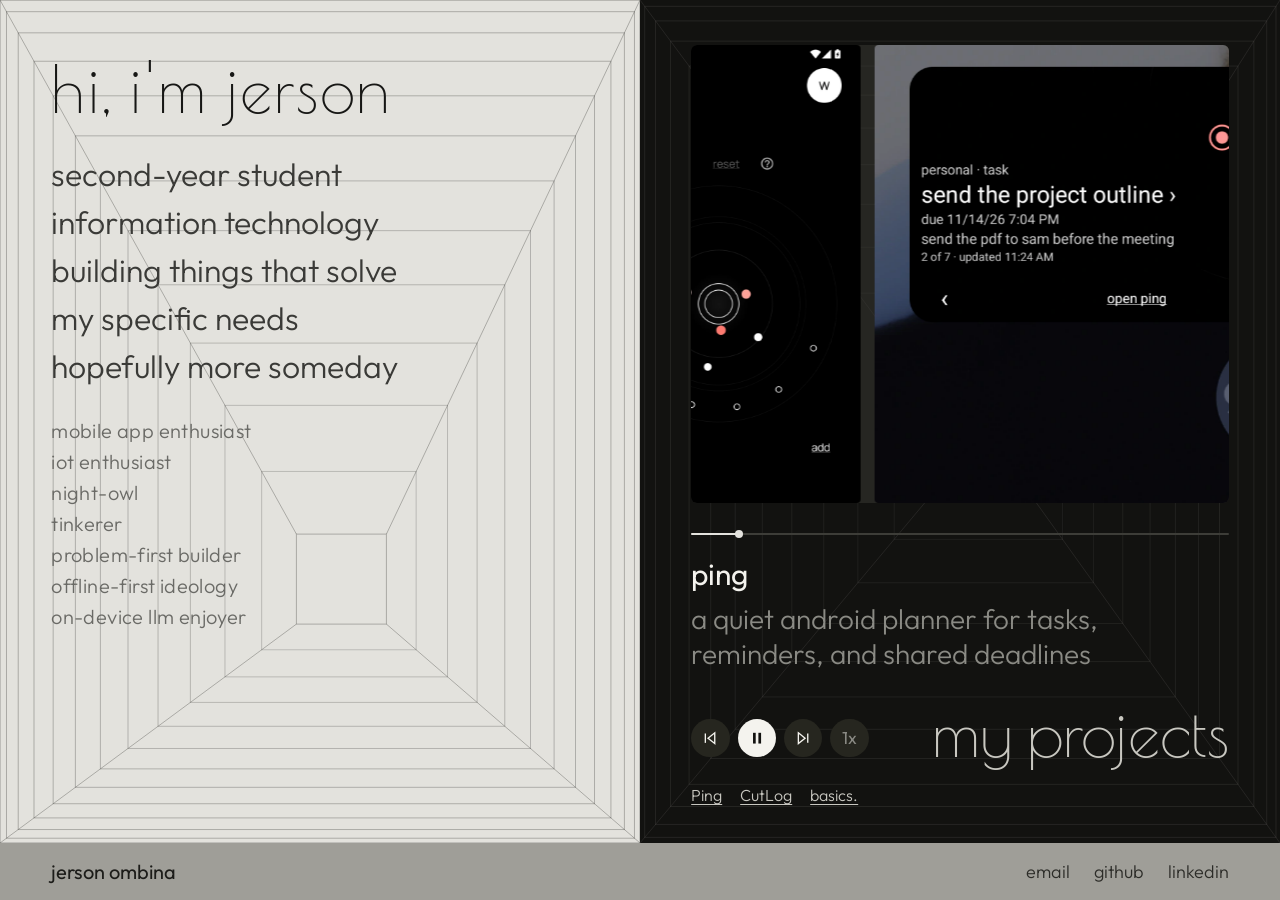
<file: index.html>
<!DOCTYPE html>
<html lang="en">
<head>
<meta charset="UTF-8">
<meta name="viewport" content="width=device-width, initial-scale=1.0">
<meta name="color-scheme" content="light">
<meta name="theme-color" content="#e3e2dd">
<title>jerson ombina, dev portfolio</title>
<meta name="description" content="second-year student, information technology, building things that solve my specific needs, hopefully more someday, say hi via email, github, or linkedin">
<meta property="og:title" content="jerson ombina, dev portfolio">
<meta property="og:description" content="second-year student, information technology, building things that solve my specific needs, hopefully more someday">
<meta property="og:type" content="website">
<!-- og:url / og:image: fill in once the custom domain and a preview image exist -->
<link rel="preconnect" href="https://fonts.googleapis.com">
<link rel="preconnect" href="https://fonts.gstatic.com" crossorigin>
<link href="https://fonts.googleapis.com/css2?family=Outfit:wght@300;400;500&family=Poiret+One&display=swap" rel="stylesheet">
<!-- Cloudflare Web Analytics --><script type='module' src='https://static.cloudflareinsights.com/beacon.min.js' data-cf-beacon='{"token": "bbbd8a33204b4c709149ce0029122c50"}'></script><!-- End Cloudflare Web Analytics -->
<style>
  /* typeface roles, the ui chrome role is assigned to "now" in the brief, but
     now is not available via google fonts, so it currently uses outfit.
     when real now files land in /fonts, uncomment the @font-face block below
     and flip --font-ui to 'Now', one variable change, nothing else */

  /* @font-face {
    font-family: 'Now';
    src: url('fonts/Now-Light.woff2') format('woff2');
    font-weight: 300; font-style: normal;
  }
  @font-face {
    font-family: 'Now';
    src: url('fonts/Now-Regular.woff2') format('woff2');
    font-weight: 400; font-style: normal;
  }
  @font-face {
    font-family: 'Now';
    src: url('fonts/Now-Medium.woff2') format('woff2');
    font-weight: 500; font-style: normal;
  } */

  :root {
    --font-ui: 'Outfit', sans-serif;
    --display-size: clamp(40px, 5vw, 76px);
    /* poiret one's tall line box pushes its glyphs low, shift the buttons down
       so they center on the visible letters, not the empty box above them */
    --optical-shift: calc(var(--display-size) * 0.08);
  }

  * { margin: 0; padding: 0; box-sizing: border-box; }
  html, body { height: 100%; overflow: hidden; color-scheme: light; }
  body {
    font-family: 'Outfit', sans-serif;
    font-weight: 300;
    background: #0a0a09;
  }

  .page {
    display: grid;
    grid-template-rows: 1fr auto;
    height: 100vh;
    width: 100vw;
  }
  .panels {
    display: grid;
    grid-template-columns: 1fr 1fr;
    min-height: 0;
  }

  /* left panel, intro + tunnel */
  .tunnel-panel {
    position: relative;
    background: #e3e2dd;
    overflow: hidden;
    perspective: 900px;
    padding: 4vw;
  }
  .intro {
    position: relative;
    z-index: 2;
    max-width: 520px;
  }
  .intro h1 {
    font-family: 'Poiret One', sans-serif;
    font-weight: 400;
    font-size: var(--display-size);
    color: #171715;
    letter-spacing: 0.03em;
  }
  .intro p {
    font-size: clamp(32px, 2.4vw, 40px);
    color: #3a3a37;
    margin-top: 24px;
    line-height: 1.5;
    max-width: 520px;
  }
  .tags {
    margin-top: 28px;
    display: flex;
    flex-direction: column;
    gap: 6px;
  }
  .tags span {
    font-family: var(--font-ui);
    font-size: 20px;
    color: #6a6a66;
    letter-spacing: 0.02em;
  }
  .tunnel-svg {
    position: absolute;
    inset: 0;
    width: 100%;
    height: 100%;
    pointer-events: none;
  }
  .tunnel-svg rect {
    fill: none;
    stroke: rgba(23, 23, 21, 0.28);
    stroke-width: 1;
  }
  .tunnel-svg line {
    stroke: rgba(23, 23, 21, 0.28);
    stroke-width: 1;
  }

  /* right panel, project carousel */
  .project-panel {
    position: relative;
    z-index: 0;
    background: #121210;
    display: flex;
    flex-direction: column;
    padding: 3.5vw 4vw 2.5vw;
    min-height: 0;
  }
  .tunnel-dark {
    position: absolute;
    z-index: -1;
    inset: 0;
    width: 100%;
    height: 100%;
    pointer-events: none;
  }
  .tunnel-dark rect,
  .tunnel-dark line {
    stroke: rgba(200, 199, 193, 0.1);
  }
  .project-frame {
    flex: 1;
    background: rgba(52, 52, 47, 0.6);
    border-radius: 6px;
    display: flex;
    align-items: center;
    justify-content: center;
    padding: 24px;
    min-height: 0;
    overflow: hidden;
    -webkit-touch-callout: none;
    user-select: none;
  }
  .project-frame.clickable { cursor: pointer; }
  .project-frame img,
  .project-frame .placeholder {
    max-width: 100%;
    max-height: 100%;
    border-radius: 4px;
  }
  .project-frame .placeholder {
    width: 78%;
    height: 82%;
    background: #f4f3ee;
  }
  .seek-track {
    height: 2px;
    background: #3d3d38;
    border-radius: 2px;
    margin-top: 30px;
    position: relative;
  }
  .seek-fill {
    height: 100%;
    width: 0%;
    background: #e3e2dd;
    border-radius: 2px;
  }
  .seek-dot {
    position: absolute;
    top: 50%;
    left: 0%;
    width: 8px;
    height: 8px;
    border-radius: 50%;
    background: #e3e2dd;
    transform: translate(-50%, -50%);
  }
  .project-meta {
    margin-top: 20px;
  }
  .project-meta #projTitle {
    font-family: var(--font-ui);
    font-weight: 400;
    font-size: 30px;
    color: #f4f3ee;
  }
  .project-meta #projDesc {
    display: block;
    font-family: 'Outfit', sans-serif;
    font-weight: 300;
    font-size: 28px;
    color: #8a8a84;
    margin-top: 8px;
    /* reserve ~2 lines of desc space so a short description never shrinks the thumbnail */
    min-height: 78px;
  }
  .controls-row {
    display: flex;
    justify-content: space-between;
    align-items: center;
    margin-top: 22px;
  }
  .controls {
    display: flex;
    gap: 8px;
    align-items: center;
    transform: translateY(var(--optical-shift));
  }
  .controls button {
    flex-shrink: 0;
    width: calc(var(--display-size) * 0.6);
    height: calc(var(--display-size) * 0.6);
    border-radius: 50%;
    border: none;
    display: flex;
    align-items: center;
    justify-content: center;
    cursor: pointer;
    background: #26261f;
    color: #f4f3ee;
    transition: background 0.15s ease;
  }
  .controls button svg {
    width: 42%;
    height: 42%;
  }
  .controls button:hover { background: #34342f; }
  .controls .play-btn {
    background: #f4f3ee;
    color: #121210;
  }
  .controls .play-btn:hover { background: #ffffff; }
  .speed-btn {
    font-family: var(--font-ui);
    font-size: calc(var(--display-size) * 0.27);
    font-weight: 400;
    color: #8a8a84 !important;
  }
  .speed-btn.active { color: #f4f3ee !important; }
  .projects-label {
    font-family: 'Poiret One', sans-serif;
    font-weight: 400;
    font-size: var(--display-size);
    line-height: 1;
    white-space: nowrap;
    color: #c8c7c0;
  }

  .project-links {
    display: flex;
    flex-wrap: wrap;
    gap: 4px 18px;
    margin-top: 14px;
    font-family: var(--font-ui);
    font-size: 16px;
  }
  .project-links a {
    color: #c8c7c0;
    padding-block: 6px;
    text-underline-offset: 3px;
  }
  .project-links a:hover,
  .project-links a:focus-visible { color: #f4f3ee; }
  .project-links a:focus-visible { outline-color: #f4f3ee; }

  /* visible keyboard focus (brief section 8) */
  button:focus-visible,
  .project-frame:focus-visible {
    outline: 2px solid #f4f3ee;
    outline-offset: 2px;
  }
  a:focus-visible {
    outline: 2px solid #171715;
    outline-offset: 2px;
  }

  /* bottom contact bar */
  .contact-bar {
    background: #9f9e98;
    padding: 16px 4vw;
    display: flex;
    justify-content: space-between;
    align-items: center;
  }
  .contact-bar .name {
    font-family: var(--font-ui);
    font-weight: 400;
    font-size: 20px;
    color: #1c1c19;
  }
  .contact-bar .links {
    display: flex;
    gap: 24px;
  }
  .contact-bar a {
    font-family: 'Outfit', sans-serif;
    font-size: 18px;
    color: #2c2c28;
    text-decoration: none;
    position: relative;
  }
  .contact-bar a::after {
    content: '';
    position: absolute;
    left: 0;
    bottom: -3px;
    width: 0%;
    height: 1px;
    background: #2c2c28;
    transition: width 0.2s ease;
  }
  .contact-bar a:hover::after { width: 100%; }

  @media (max-width: 860px) {
    html, body { overflow: auto; height: auto; }
    .page { height: auto; }
    /* option C, stacked; the JS equalizer sets the right panel's height to match the left panel exactly */
    .panels { grid-template-columns: 1fr; }
    .tunnel-panel { height: auto; padding: 8vw 6vw; }
    /* bottom padding cut down separately, top padding keeps the framing above
       the thumbnail, but the controls row (pinned via margin-top:auto) should
       land close to the edge, not clear another full 8vw gap under it */
    .project-panel { padding: 8vw 6vw 3vw; }
    /* mobile: reserve ~3 lines of desc space so the thumbnail never changes with text length */
    .project-meta #projDesc { min-height: 120px; }
    /* controls stay in one row on mobile too, buttons left, "my projects" pinned right */
    .projects-label { font-size: clamp(20px, 6vw, 32px); }
    /* bigger controls on mobile, growing toward the bottom, the thumbnail keeps its space */
    .controls { gap: 6px; }
    .controls button { width: 40px; height: 40px; }
    .controls button svg { width: 46%; height: 46%; }
    .speed-btn { font-size: 16px; }
    /* aspect-ratio instead of vh, 100vh on mobile browsers shifts every time
       the address bar hides/shows while scrolling, which was making this jump
       around. width doesn't move on scroll, so tying height to width via
       aspect-ratio keeps this genuinely fixed. */
    .project-frame { flex: none; height: auto; aspect-ratio: 4 / 3; max-height: 380px; min-height: 220px; }
    .seek-track { margin-top: 20px; }
    .project-meta { margin-top: 14px; }
    /* base reserve for first paint; the equalizer script below recomputes this
       precisely against the longest project description once fonts/layout settle */
    .project-meta #projDesc { min-height: 78px; margin-top: 6px; }
    .controls-row { margin-top: auto; padding-top: 16px; }
    /* contact bar stays one row on mobile too, name left, links pinned right */
    .contact-bar { padding: 14px 4vw; }
    .contact-bar .name { font-size: 16px; }
    .contact-bar .links { gap: 16px; }
    .contact-bar a { font-size: 14px; }
  }
  /* showcase, side-scrolling screenshot strip inside the project frame */
  .project-frame { position: relative; }
  .showcase-track {
    position: absolute;
    top: 0;
    left: 0;
    height: 100%;
    display: flex;
    align-items: center;
    gap: 14px;
    will-change: transform;
  }
  .showcase-track img {
    height: 100%;
    width: auto;
    max-width: none;
    border-radius: 4px;
    flex-shrink: 0;
    cursor: pointer;
  }

  /* detail overlay, click a showcase image to inspect it */
  .detail-overlay {
    position: fixed;
    inset: 0;
    background: rgba(0, 0, 0, 0.85);
    display: flex;
    align-items: center;
    justify-content: center;
    z-index: 200;
    visibility: hidden;
    opacity: 0;
    transition: opacity 0.2s ease;
  }
  .detail-overlay.open {
    visibility: visible;
    opacity: 1;
  }
  .detail-square {
    position: relative;
    width: min(92vw, 920px);
    height: min(78vh, 600px);
    background: #000;
    border-radius: 8px;
    display: flex;
    overflow: hidden;
    box-shadow: 0 20px 60px rgba(0, 0, 0, 0.6);
  }
  .overlay-photo {
    flex: 1;
    min-width: 0;
    display: flex;
    align-items: center;
    justify-content: center;
    padding: 18px;
    background: #000;
  }
  .overlay-photo img {
    max-width: 100%;
    max-height: 100%;
    object-fit: contain;
    border-radius: 4px;
  }
  .overlay-info {
    width: 38%;
    min-width: 220px;
    background: #121210;
    color: #f4f3ee;
    padding: 28px 24px;
    display: flex;
    flex-direction: column;
    gap: 14px;
    overflow-y: auto;
  }
  .overlay-info h2 {
    font-family: var(--font-ui);
    font-weight: 400;
    font-size: 26px;
  }
  .overlay-info p {
    font-family: 'Outfit', sans-serif;
    font-weight: 300;
    font-size: 15px;
    line-height: 1.55;
    color: #c8c7c0;
  }
  .overlay-github {
    margin-top: auto;
    align-self: flex-end;
    font-family: 'Outfit', sans-serif;
    font-weight: 300;
    font-size: 15px;
    color: #c8c7c0;
    text-decoration: none;
    position: relative;
  }
  .overlay-github:hover { color: #f4f3ee; }
  .overlay-github::after {
    content: '';
    position: absolute;
    left: 0;
    bottom: -3px;
    width: 0%;
    height: 1px;
    background: #c8c7c0;
    transition: width 0.2s ease;
  }
  .overlay-github:hover::after { width: 100%; }

  /* tiny email popup on the footer link */
  .email-pop {
    position: fixed;
    z-index: 250;
    background: #121210;
    color: #f4f3ee;
    font-family: 'Outfit', sans-serif;
    font-size: 14px;
    padding: 8px 12px;
    border-radius: 6px;
    box-shadow: 0 8px 24px rgba(0, 0, 0, 0.5);
    white-space: nowrap;
    transform: translate(-50%, -100%);
    visibility: hidden;
    opacity: 0;
    transition: opacity 0.15s ease;
  }
  .email-pop.open {
    visibility: visible;
    opacity: 1;
  }
  .overlay-close {
    position: absolute;
    top: 10px;
    right: 12px;
    width: 34px;
    height: 34px;
    border-radius: 50%;
    border: none;
    background: rgba(255, 255, 255, 0.12);
    color: #f4f3ee;
    font-size: 20px;
    line-height: 1;
    cursor: pointer;
    z-index: 3;
  }
  .overlay-close:hover { background: rgba(255, 255, 255, 0.22); }
  .overlay-nav {
    position: absolute;
    top: 50%;
    transform: translateY(-50%);
    width: 44px;
    height: 44px;
    border-radius: 50%;
    border: none;
    background: rgba(255, 255, 255, 0.14);
    color: #f4f3ee;
    font-size: 26px;
    line-height: 1;
    cursor: pointer;
    z-index: 3;
  }
  .overlay-nav:hover { background: rgba(255, 255, 255, 0.24); }
  .overlay-prev { left: 10px; }
  .overlay-next { right: 10px; }
  @media (max-width: 860px) {
    /* stack the overlay at the same breakpoint as the page: photo on top,
       info + github link below, so the image never covers the info */
    .detail-square {
      flex-direction: column;
      height: auto;
      max-height: 88vh;
      width: 94vw;
    }
    .overlay-photo {
      flex: none;
      height: 50vh;
      max-height: 50vh;
      min-height: 0;
    }
    .overlay-photo img {
      max-width: 100%;
      max-height: 100%;
    }
    .overlay-info {
      width: 100%;
      min-width: 0;
      flex: 1;
      min-height: 0;
    }
  }
</style>
</head><body>
<div class="page">
  <div class="panels">
    <div class="tunnel-panel" id="tunnelPanel">
      <div class="intro">
        <h1>hi, i'm jerson</h1>
        <p>second-year student<br>information technology<br>building things that solve<br>my specific needs<br>hopefully more someday</p>
        <div class="tags">
          <span>mobile app enthusiast</span>
          <span>iot enthusiast</span>
          <span>night-owl</span>
          <span>tinkerer</span>
          <span>problem-first builder</span>
          <span>offline-first ideology</span>
          <span>on-device llm enjoyer</span>
        </div>
      </div>
      <svg class="tunnel-svg" id="tunnelSvg" preserveAspectRatio="none"></svg>
    </div>

    <div class="project-panel" id="projectPanel">
      <svg class="tunnel-svg tunnel-dark" id="rightTunnelSvg" preserveAspectRatio="none"></svg>
      <div class="project-frame" id="projectFrame">
        <div class="showcase-track" id="projectShowcase"></div>
        <div class="placeholder" id="projectImg"></div>
      </div>
      <div class="seek-track" id="seekTrack">
        <div class="seek-fill" id="seekFill"></div>
        <div class="seek-dot" id="seekDot"></div>
      </div>
      <div class="project-meta">
        <span id="projTitle">ping</span>
        <span id="projDesc">a quiet android planner for tasks, reminders, and shared deadlines</span>
      </div>
      <div class="controls-row">
        <div class="controls">
          <button id="prevBtn" aria-label="previous project">
            <svg width="14" height="14" viewBox="0 0 24 24" fill="none" stroke="currentColor" stroke-width="2"><polygon points="19 20 9 12 19 4 19 20"></polygon><line x1="5" y1="19" x2="5" y2="5"></line></svg>
          </button>
          <button id="playBtn" class="play-btn" aria-label="pause">
            <svg id="playIcon" width="14" height="14" viewBox="0 0 24 24" fill="currentColor"><rect x="6" y="4" width="4" height="16"></rect><rect x="14" y="4" width="4" height="16"></rect></svg>
          </button>
          <button id="nextBtn" aria-label="next project">
            <svg width="14" height="14" viewBox="0 0 24 24" fill="none" stroke="currentColor" stroke-width="2"><polygon points="5 4 15 12 5 20 5 4"></polygon><line x1="19" y1="5" x2="19" y2="19"></line></svg>
          </button>
          <button id="speedBtn" class="speed-btn" aria-label="toggle playback speed">1x</button>
        </div>
        <div class="projects-label">my projects</div>
      </div>
      <nav class="project-links" aria-label="Project landing pages">
        <a href="/ping/">Ping</a>
        <a href="/cutlog/">CutLog</a>
        <a href="/basics/">basics.</a>
      </nav>
    </div>
  </div>

  <div class="contact-bar">
    <span class="name">jerson ombina</span>
    <div class="links">
      <a href="mailto:jersonombinabvd@gmail.com">email</a>
      <a href="https://github.com/biiviid" target="_blank" rel="noopener">github</a>
      <a href="https://www.linkedin.com/in/jerson-ombina-027b1738a/" target="_blank" rel="noopener">linkedin</a>
    </div>
  </div>
</div>

  <!-- detail overlay, click a showcase image to inspect it -->
  <div class="detail-overlay" id="detailOverlay">
    <div class="detail-square">
      <button class="overlay-close" id="overlayClose" aria-label="close">×</button>
      <div class="overlay-photo"><img id="overlayImg" alt=""></div>
      <div class="overlay-info">
        <h2 id="overlayTitle"></h2>
        <p id="overlayDetail"></p>
        <a class="overlay-github" id="overlayGithub" href="#" target="_blank" rel="noopener">-> github</a>
      </div>
    </div>
    <button class="overlay-nav overlay-prev" id="overlayPrev" aria-label="previous image">‹</button>
    <button class="overlay-nav overlay-next" id="overlayNext" aria-label="next image">›</button>
  </div>

  <div class="email-pop" id="emailPop">jersonombinabvd@gmail.com</div>

<script>
  (function () {
    'use strict';

    /* ===== tunnel ===== */
    const tunnelPanel = document.getElementById('tunnelPanel');
    const svg = document.getElementById('tunnelSvg');
    const svgNS = 'http://www.w3.org/2000/svg';
    const RING_COUNT = 12;
    const INNER_SIZE = 90;

    const rings = [];
    for (let i = 0; i < RING_COUNT; i++) {
      const rect = document.createElementNS(svgNS, 'rect');
      svg.appendChild(rect);
      rings.push(rect);
    }
    const cornerLines = [];
    for (let i = 0; i < 4; i++) {
      const line = document.createElementNS(svgNS, 'line');
      svg.appendChild(line);
      cornerLines.push(line);
    }

    let W = 0, H = 0;
    let targetVX = 0, targetVY = 0, curVX = 0, curVY = 0;

    // prefers-reduced-motion: snap to target instead of springing (brief section 8)
    const prefersReduced = window.matchMedia('(prefers-reduced-motion: reduce)').matches;
    const SPRING = prefersReduced ? 1 : 0.07;

    // flow animation (experiment): rings travel TOWARD the vanishing point,
    // recycling from the panel border inward. frozen when prefers-reduced-motion.
    // uniform slots i/RING_COUNT keep the border ring exact and recycling overlap-free
    const FLOW_SPEED = prefersReduced ? 0 : 0.15; // fraction of the ring cycle per second
    const ringT = [];
    for (let i = 0; i < RING_COUNT; i++) ringT.push(i / RING_COUNT);
    let lastTs = 0;

    // solid square at the vanishing box, so it always has walls while the rings flow
    const vanishingBox = document.createElementNS(svgNS, 'rect');
    vanishingBox.setAttribute('class', 'vanishing-box');
    vanishingBox.setAttribute('width', INNER_SIZE);
    vanishingBox.setAttribute('height', INNER_SIZE);
    svg.appendChild(vanishingBox);

    // slow dvd-style drift for the vanishing box, keeps motion on mobile (no cursor)
    let driftX = 0, driftY = 0, driftVX = 0, driftVY = 0;
    let userTargeting = false;

    function initDrift() {
      driftX = W * 0.5;
      driftY = H * 0.66;
      const speed = Math.max(16, Math.min(W, H) * 0.05);
      driftVX = speed * 0.70710678;
      driftVY = speed * 0.70710678;
    }

    function setDefaultTarget() {
      userTargeting = false;
      if (prefersReduced) {
        targetVX = W * 0.5;
        targetVY = H * 0.66;
      } else {
        driftX = targetVX; // resume drifting from wherever the box currently is
        driftY = targetVY;
      }
    }

    function resize() {
      const r = tunnelPanel.getBoundingClientRect();
      W = r.width;
      H = r.height;
      svg.setAttribute('viewBox', '0 0 ' + W + ' ' + H);
      if (curVX === 0 && curVY === 0) {
        initDrift();
        targetVX = driftX;
        targetVY = driftY;
        curVX = targetVX;
        curVY = targetVY;
      } else {
        driftX = Math.max(W * 0.16, Math.min(W * 0.84, driftX));
        driftY = Math.max(H * 0.16, Math.min(H * 0.84, driftY));
      }
    }
    resize();
    // keep the tunnel in sync with its panel whenever it resizes (equalizer,
    // font swaps, orientation), prevents the vanishing box from stretching
    const panelResize = new ResizeObserver(resize);
    panelResize.observe(tunnelPanel);

    // keep the vanishing point ~16% away from any panel edge
    function clampToPanel(cx, cy) {
      const margin = 0.16;
      return [
        Math.max(W * margin, Math.min(W * (1 - margin), cx)),
        Math.max(H * margin, Math.min(H * (1 - margin), cy))
      ];
    }

    tunnelPanel.addEventListener('mousemove', (e) => {
      const r = tunnelPanel.getBoundingClientRect();
      const p = clampToPanel(e.clientX - r.left, e.clientY - r.top);
      targetVX = p[0];
      targetVY = p[1];
      userTargeting = true;
    });
    tunnelPanel.addEventListener('mouseleave', setDefaultTarget);

    // touch-drag tracking for mobile (brief section 7): finger steers the
    // vanishing point, release springs it back to rest
    function trackTouch(e) {
      if (!e.touches || e.touches.length === 0) return;
      const r = tunnelPanel.getBoundingClientRect();
      const p = clampToPanel(e.touches[0].clientX - r.left, e.touches[0].clientY - r.top);
      targetVX = p[0];
      targetVY = p[1];
      userTargeting = true;
    }
    tunnelPanel.addEventListener('touchstart', trackTouch, { passive: true });
    tunnelPanel.addEventListener('touchmove', trackTouch, { passive: true });
    tunnelPanel.addEventListener('touchend', setDefaultTarget, { passive: true });

    // spring the vanishing point toward the target each frame
    function drawTunnel(ts) {
      if (ts !== undefined) {
        if (lastTs === 0) lastTs = ts;
        const dt = (ts - lastTs) / 1000;
        lastTs = ts;
        if (!prefersReduced) {
          // advance the flow toward the vanishing point (frozen under reduced motion)
          for (let i = 0; i < RING_COUNT; i++) {
            ringT[i] += FLOW_SPEED * dt;
            if (ringT[i] >= 1) ringT[i] -= 1;
          }
          // slow dvd-style drift of the vanishing box
          driftX += driftVX * dt;
          driftY += driftVY * dt;
          const xMin = W * 0.16, xMax = W * 0.84;
          const yMin = H * 0.16, yMax = H * 0.84;
          if (driftX <= xMin) { driftX = xMin; driftVX = Math.abs(driftVX); }
          else if (driftX >= xMax) { driftX = xMax; driftVX = -Math.abs(driftVX); }
          if (driftY <= yMin) { driftY = yMin; driftVY = Math.abs(driftVY); }
          else if (driftY >= yMax) { driftY = yMax; driftVY = -Math.abs(driftVY); }
          if (!userTargeting) {
            targetVX = driftX;
            targetVY = driftY;
          }
        }
      }

      curVX += (targetVX - curVX) * SPRING;
      curVY += (targetVY - curVY) * SPRING;

      for (let i = 0; i < RING_COUNT; i++) {
        const t = Math.pow(ringT[i], 1.6);
        const w = W + (INNER_SIZE - W) * t;
        const h = H + (INNER_SIZE - H) * t;
        const rectX = W / 2 + (curVX - W / 2) * t - w / 2;
        const rectY = H / 2 + (curVY - H / 2) * t - h / 2;
        rings[i].setAttribute('x', rectX);
        rings[i].setAttribute('y', rectY);
        rings[i].setAttribute('width', w);
        rings[i].setAttribute('height', h);
        // rings recycle at the panel border as they flow toward the vanishing point (experiment)
        rings[i].setAttribute('opacity', 1 - t * 0.35);
      }

      const innerW = INNER_SIZE;
      const innerH = INNER_SIZE;
      const innerX = W / 2 + (curVX - W / 2) - innerW / 2;
      const innerY = H / 2 + (curVY - H / 2) - innerH / 2;
      vanishingBox.setAttribute('x', innerX);
      vanishingBox.setAttribute('y', innerY);

      const corners = [[0, 0], [W, 0], [W, H], [0, H]];
      const innerCorners = [
        [innerX, innerY],
        [innerX + innerW, innerY],
        [innerX + innerW, innerY + innerH],
        [innerX, innerY + innerH]
      ];
      for (let i = 0; i < 4; i++) {
        cornerLines[i].setAttribute('x1', corners[i][0]);
        cornerLines[i].setAttribute('y1', corners[i][1]);
        cornerLines[i].setAttribute('x2', innerCorners[i][0]);
        cornerLines[i].setAttribute('y2', innerCorners[i][1]);
      }

      requestAnimationFrame(drawTunnel);
    }
    drawTunnel();

    /* ===== carousel ===== */
    // images/links are placeholders until real assets and urls exist
    const projects = [
      {
        title: 'ping',
        desc: 'a quiet android planner for tasks, reminders, and shared deadlines',
        link: '/ping/',
        linkLabel: 'open ping',
        images: [
          'PingSS/deadline-map.webp?v=13',
          'PingSS/home-screen-widget.webp',
          'PingSS/task-detail.webp',
          'PingSS/group-tasks.webp',
          'PingSS/welcome.webp?v=13'
        ],
        detail: 'tasks move toward the center of the map as deadlines approach. keep personal reminders and shared work together, save changes offline, and put one item on your home screen with the widget.'
      },
      {
        title: 'cutlog',
        desc: 'calorie, protein, and weight tracker for android',
        link: '/cutlog/',
        linkLabel: 'open cutlog',
        images: [
          'cutSS/dashboard.webp',
          'cutSS/meal-log.webp',
          'cutSS/food-database.webp',
          'cutSS/nutrition-charts.webp',
          'cutSS/weight-trends.webp'
        ],
        detail: 'log meals with a built-in database of filipino dishes like chicken adobo and sinigang na bangus. set daily nutrition targets, chart your weight over time, and see calories or macros at a glance with home screen widgets.'
      },
      { title: 'basics.', desc: 'a basic speedcubing timer', link: '/basics/', linkLabel: 'open basics.', images: ['basicsSS/basics1.png', 'basicsSS/basics2.jpg', 'basicsSS/basics3.jpg', 'basicsSS/basics4.png', 'basicsSS/basics5.jpg'], detail: 'a basic speedcubing timer, the period in the name stands for back to the basics, no unnecessary features' },
      { title: 'vo.id', desc: 'on-device ai assistant that turns photos into reminders', link: 'https://github.com/biiviid/vo.id', images: ['voidSS/void1.png', 'voidSS/void2.jpg', 'voidSS/void3.jpg', 'voidSS/void4.jpg', 'voidSS/void5.jpg'], detail: 'local-first on-device ai assistant for students, powered by phi-3 mini and phi-3 vision via onnx runtime, reads photos of assignments and deadlines and turns them into reminders, everything stays on the device' },
      { title: 'mapit', desc: 'offline map for the last mile', link: 'https://github.com/biiviid/MapIt', images: ['mapSS/map1.jpg', 'mapSS/map2.jpg', 'mapSS/map3.jpg', 'mapSS/map4.jpg', 'mapSS/map5.jpg'], detail: 'an offline-first map for recording paths and submitting them as routes, built to help map the last mile, the rural barangays and eskinitas that mainstream map apps miss' },
      { title: 'ligtas', desc: 'fall detection with gps tracking for emergencies', link: 'https://github.com/biiviid/Ligtas', images: ['LigtasSS/ligtas1.png', 'LigtasSS/ligtas2.jpg', 'LigtasSS/ligtas3.jpg', 'LigtasSS/ligtas4.jpg', 'LigtasSS/ligtas5.png'], detail: 'a hardware-first safety app paired with an esp-32 and a motion sensor, detects sudden movements like a beefier fall detector, and estimates location from gps and motion recordings for emergencies' },
      { title: "bob's studio", desc: 'offline agentic ide running a local model', link: 'https://github.com/biiviid/bob_studio', images: ['bobSS/bob1.png', 'bobSS/bob2.png'], detail: "an agentic ide that runs entirely on a locally hosted model, qwen2.5-coder:3b via ollama, an offline agentic ide built for the laughs and the party trick points" }
    ];
    // exposed so the mobile equalizer script (bottom of page) can measure the
    // longest description's actual wrapped line count instead of guessing one
    window.__PROJECT_DESCS__ = projects.map(function (p) { return p.desc; });

    let idx = 0, speed = 1, progress = 0;
    let manuallyPaused = false; // manual play/pause, always wins (brief section 5)
    let isHovering = false;     // hover-pause convenience (desktop)
    let touchHold = false;      // tap-and-hold pause (mobile)
    let suppressClick = false;  // a held release is not a tap
    let holdTimer = null;
    let overlayOpen = false;    // detail overlay open, freezes scroll + auto-advance
    let scrubbing = false;      // seekbar drag, freezes auto-advance while held

    const durationTicks = 130; // 13s at 1x (100ms per tick), 6.5s at 2x
    const DURATION_MS = durationTicks * 100;

    const seekTrack = document.getElementById('seekTrack');
    const seekFill = document.getElementById('seekFill');
    const seekDot = document.getElementById('seekDot');
    const projTitle = document.getElementById('projTitle');
    const projDesc = document.getElementById('projDesc');
    const playBtn = document.getElementById('playBtn');
    const playIcon = document.getElementById('playIcon');
    const speedBtn = document.getElementById('speedBtn');
    const projectPanel = document.getElementById('projectPanel');
    const projectFrame = document.getElementById('projectFrame');
    const projectImg = document.getElementById('projectImg');
    const showcase = document.getElementById('projectShowcase');
    let trackWidth = 0; // measured once the strip images load
    let frameWidth = 0;  // the strip's visible window (the frame's inner width)
    // combined pause state, manual pause wins until manually released;
    // touch-hold only pauses when not manually paused; overlay + scrub freeze all
    function isPlaying() {
      return !manuallyPaused && !isHovering && !touchHold && !overlayOpen && !scrubbing;
    }

    function measureTrack() {
      frameWidth = projectFrame.clientWidth || projectFrame.getBoundingClientRect().width || 0;
      // strip width = sum of image widths + gaps; falls back to natural
      // dimensions if layout hasn't settled yet
      let w = showcase.scrollWidth;
      const imgs = showcase.querySelectorAll('img');
      if (w <= 0 && imgs.length) {
        w = 0;
        Array.prototype.forEach.call(imgs, function (img) {
          w += (img.naturalWidth || 0) || (img.getBoundingClientRect().width || 0);
        });
        w += (imgs.length - 1) * 14; // gaps
      }
      trackWidth = w;
    }
    function updateSeek() {
      seekFill.style.width = progress + '%';
      seekDot.style.left = progress + '%';
      // travel ends when the last image's tail reaches the frame's right edge,
      // so the final image is fully visible at 100% (no empty-screen stretch)
      const dist = Math.max(0, trackWidth - frameWidth);
      if (trackWidth > 0) {
        showcase.style.transform = 'translateX(' + (-progress / 100 * dist) + 'px)';
      }
    }

    function render() {
      projTitle.textContent = projects[idx].title;
      projDesc.textContent = projects[idx].desc;

      // build the side-scrolling screenshot strip for this project
      const imgs = projects[idx].images || [];
      showcase.innerHTML = '';
      if (imgs.length) {
        projectImg.style.display = 'none';
        imgs.forEach(function (src) {
          const img = document.createElement('img');
          img.src = src;
          img.alt = projects[idx].title;
          showcase.appendChild(img);
        });
        measureTrack();
        // images may still be loading, re-measure when each one is ready
        Array.prototype.forEach.call(showcase.querySelectorAll('img'), function (img) {
          if (img.complete) measureTrack();
          else img.addEventListener('load', measureTrack);
        });
      } else {
        projectImg.style.display = '';
        projectImg.classList.add('placeholder');
        projectImg.innerHTML = '';
      }

      const link = projects[idx].link;
      if (link) {
        projectFrame.classList.add('clickable');
        projectFrame.setAttribute('role', 'link');
        projectFrame.setAttribute('tabindex', '0');
        projectFrame.setAttribute('aria-label', projects[idx].title);
      } else {
        projectFrame.classList.remove('clickable');
        projectFrame.removeAttribute('role');
        projectFrame.removeAttribute('tabindex');
        projectFrame.removeAttribute('aria-label');
      }

      progress = 0;
      updateSeek();
    }

    function goTo(newIdx) {
      idx = (newIdx + projects.length) % projects.length;
      progress = 0;
      render();
    }

    // auto-advance + showcase scroll, one smooth rAF loop (manual controls
    // and seekbar scrubbing pause it; always runs so the strip never sits still)
    let lastFrameTs = 0;
    function carouselLoop(ts) {
      if (lastFrameTs) {
        const dt = (ts - lastFrameTs) / 1000;
        if (isPlaying()) {
          progress += (100 / DURATION_MS) * speed * dt * 1000; // dt is in seconds, DURATION_MS in ms
          if (progress >= 100) {
            goTo(idx + 1); // last image's tail exits, loop + next project
          } else {
            updateSeek();
          }
        }
      }
      lastFrameTs = ts;
      requestAnimationFrame(carouselLoop);
    }
    requestAnimationFrame(carouselLoop);

    // interactive seekbar, hold the dot (or the track) and drag to scrub the strip
    let dragging = false;
    function pointerProgress(clientX) {
      const r = seekTrack.getBoundingClientRect();
      return Math.max(0, Math.min(100, (clientX - r.left) / r.width * 100));
    }
    seekTrack.addEventListener('pointerdown', function (e) {
      dragging = true;
      scrubbing = true;
      seekTrack.setPointerCapture(e.pointerId);
      progress = pointerProgress(e.clientX);
      updateSeek();
      e.preventDefault();
    });
    seekTrack.addEventListener('pointermove', function (e) {
      if (!dragging) return;
      progress = pointerProgress(e.clientX);
      updateSeek();
    });
    function endDrag() {
      dragging = false;
      scrubbing = false;
    }
    seekTrack.addEventListener('pointerup', endDrag);
    seekTrack.addEventListener('pointercancel', endDrag);
    window.addEventListener('resize', measureTrack);
    window.addEventListener('load', measureTrack);

    document.getElementById('prevBtn').addEventListener('click', () => goTo(idx - 1));
    document.getElementById('nextBtn').addEventListener('click', () => goTo(idx + 1));

    const PAUSE_ICON = '<rect x="6" y="4" width="4" height="16"></rect><rect x="14" y="4" width="4" height="16"></rect>';
    const PLAY_ICON = '<polygon points="6 4 20 12 6 20 6 4"></polygon>';

    playBtn.addEventListener('click', () => {
      manuallyPaused = !manuallyPaused;
      playIcon.innerHTML = manuallyPaused ? PLAY_ICON : PAUSE_ICON;
      playBtn.setAttribute('aria-label', manuallyPaused ? 'play' : 'pause');
    });

    speedBtn.addEventListener('click', () => {
      speed = speed === 1 ? 2 : 1;
      speedBtn.textContent = speed + 'x';
      speedBtn.classList.toggle('active', speed === 2);
    });

    // hover-pause (desktop only, no hover on touch)
    // hover no longer pauses anything, it was disruptive to the scroll

    // tap-and-hold pauses, release resumes (mobile equivalent of hover-pause)
    projectFrame.addEventListener('touchstart', () => {
      holdTimer = setTimeout(() => { touchHold = true; }, 300);
    }, { passive: true });
    projectFrame.addEventListener('touchend', () => {
      clearTimeout(holdTimer);
      suppressClick = touchHold;
      touchHold = false;
    }, { passive: true });
    projectFrame.addEventListener('touchcancel', () => {
      clearTimeout(holdTimer);
      touchHold = false;
    }, { passive: true });

    // open the current project's link when present; no dead click without one
    function openProject() {
      const link = projects[idx].link;
      if (link) window.open(link, '_blank', 'noopener');
    }
    projectFrame.addEventListener('click', () => {
      if (suppressClick) { suppressClick = false; return; }
      openProject();
    });
    projectFrame.addEventListener('keydown', (e) => {
      if (e.target === projectFrame && (e.key === 'Enter' || e.key === ' ')) {
        e.preventDefault();
        openProject();
      }
    });

    // detail overlay, click a showcase image to pause everything and inspect it
    const overlay = document.getElementById('detailOverlay');
    const overlayImg = document.getElementById('overlayImg');
    const overlayTitle = document.getElementById('overlayTitle');
    const overlayDetail = document.getElementById('overlayDetail');
    const overlayGithub = document.getElementById('overlayGithub');
    let overlayImgIdx = 0;

    function showOverlayImage(i) {
      const imgs = projects[idx].images || [];
      if (!imgs.length) return;
      overlayImgIdx = (i + imgs.length) % imgs.length;
      overlayImg.src = imgs[overlayImgIdx];
      overlayImg.alt = projects[idx].title;
    }

    function openOverlay(clickedImg) {
      const all = Array.prototype.slice.call(showcase.querySelectorAll('img'));
      overlayImgIdx = Math.max(0, all.indexOf(clickedImg));
      overlayTitle.textContent = projects[idx].title;
      overlayDetail.textContent = projects[idx].detail || projects[idx].desc;
      if (overlayGithub) {
        overlayGithub.href = projects[idx].link || '#';
        overlayGithub.textContent = '-> ' + (projects[idx].linkLabel || 'github');
      }
      showOverlayImage(overlayImgIdx);
      overlay.classList.add('open');
      overlayOpen = true;
    }

    function closeOverlay() {
      overlay.classList.remove('open');
      overlayOpen = false;
    }

    showcase.addEventListener('click', function (e) {
      const img = e.target.closest('img');
      if (img) {
        e.preventDefault();
        e.stopPropagation(); // don't trigger the frame's project link
        openOverlay(img);
      }
    });
    document.getElementById('overlayClose').addEventListener('click', closeOverlay);
    document.getElementById('overlayPrev').addEventListener('click', function () { showOverlayImage(overlayImgIdx - 1); });
    document.getElementById('overlayNext').addEventListener('click', function () { showOverlayImage(overlayImgIdx + 1); });
    overlay.addEventListener('click', function (e) {
      if (e.target === overlay) closeOverlay(); // clicking the dimmed backdrop
    });
    document.addEventListener('keydown', function (e) {
      if (!overlayOpen) return;
      if (e.key === 'Escape') closeOverlay();
      else if (e.key === 'ArrowLeft') showOverlayImage(overlayImgIdx - 1);
      else if (e.key === 'ArrowRight') showOverlayImage(overlayImgIdx + 1);
    });

    // tiny email popup that sits over the footer email link
    const emailLink = document.querySelector('.contact-bar a[href^="mailto:"]');
    const emailPop = document.getElementById('emailPop');
    if (emailLink && emailPop) {
      let nearEmail = false;   // cursor over the popup or the email link
      let emailHideTimer = null;
      function scheduleEmailHide() {
        clearTimeout(emailHideTimer);
        emailHideTimer = setTimeout(function () {
          if (!nearEmail) emailPop.classList.remove('open'); // gone after 5s if not near
        }, 5000);
      }
      emailLink.addEventListener('click', function (e) {
        e.preventDefault(); // popup shows the address instead of launching the mail app
        const r = emailLink.getBoundingClientRect();
        emailPop.style.left = (r.left + r.width / 2) + 'px';
        emailPop.style.top = (r.top - 10) + 'px';
        emailPop.classList.toggle('open');
        if (emailPop.classList.contains('open')) scheduleEmailHide();
      });
      emailPop.addEventListener('mouseenter', function () { nearEmail = true; clearTimeout(emailHideTimer); });
      emailPop.addEventListener('mouseleave', function () { nearEmail = false; scheduleEmailHide(); });
      emailLink.addEventListener('mouseenter', function () { nearEmail = true; clearTimeout(emailHideTimer); });
      emailLink.addEventListener('mouseleave', function () { nearEmail = false; scheduleEmailHide(); });
      document.addEventListener('click', function (e) {
        if (!e.target.closest('#emailPop') && !e.target.closest('a[href^="mailto:"]')) {
          emailPop.classList.remove('open');
          clearTimeout(emailHideTimer);
        }
      });
      document.addEventListener('keydown', function (e) {
        if (e.key === 'Escape') {
          emailPop.classList.remove('open');
          clearTimeout(emailHideTimer);
        }
      });
    }

    render();
  })();

  /* ===== project-panel tunnel =====
     same perspective grid as the left panel, but a really translucent gray on
     the dark side, sits above the panel background, behind all content */
  (function () {
    'use strict';
    const panel = document.getElementById('projectPanel');
    const svg = document.getElementById('rightTunnelSvg');
    if (!panel || !svg) return;
    const svgNS = 'http://www.w3.org/2000/svg';
    const RING_COUNT = 12;
    const INNER_SIZE = 90;
    const prefersReduced = window.matchMedia('(prefers-reduced-motion: reduce)').matches;
    const SPRING = prefersReduced ? 1 : 0.07; // snap instead of spring when reduced

    // flow animation (experiment): rings travel AWAY from the vanishing point,
    // recycling from the inner square outward. frozen when prefers-reduced-motion.
    // uniform slots i/RING_COUNT keep the border ring exact and recycling overlap-free
    const FLOW_SPEED = prefersReduced ? 0 : 0.15; // fraction of the ring cycle per second
    const ringT = [];
    for (let i = 0; i < RING_COUNT; i++) ringT.push(i / RING_COUNT);
    let lastTs = 0;

    // solid square at the vanishing box, so it always has walls while the rings flow
    const vanishingBox = document.createElementNS(svgNS, 'rect');
    vanishingBox.setAttribute('class', 'vanishing-box');
    vanishingBox.setAttribute('width', INNER_SIZE);
    vanishingBox.setAttribute('height', INNER_SIZE);
    svg.appendChild(vanishingBox);

    const rings = [];
    for (let i = 0; i < RING_COUNT; i++) {
      const rect = document.createElementNS(svgNS, 'rect');
      svg.appendChild(rect);
      rings.push(rect);
    }
    const cornerLines = [];
    for (let i = 0; i < 4; i++) {
      const line = document.createElementNS(svgNS, 'line');
      svg.appendChild(line);
      cornerLines.push(line);
    }

    let W = 0, H = 0;
    let targetVX = 0, targetVY = 0, curVX = 0, curVY = 0;

    // slow dvd-style drift for the vanishing box, keeps motion on mobile (no cursor)
    let driftX = 0, driftY = 0, driftVX = 0, driftVY = 0;
    let userTargeting = false;

    function initDrift() {
      driftX = W * 0.5;
      driftY = H * 0.5;
      const speed = Math.max(16, Math.min(W, H) * 0.05);
      driftVX = speed * 0.70710678;
      driftVY = speed * 0.70710678;
    }

    function setDefaultTarget() {
      userTargeting = false;
      if (prefersReduced) {
        targetVX = W * 0.5;
        targetVY = H * 0.5;
      } else {
        driftX = targetVX; // resume drifting from wherever the box currently is
        driftY = targetVY;
      }
    }

    function resize() {
      const r = panel.getBoundingClientRect();
      W = r.width;
      H = r.height;
      svg.setAttribute('viewBox', '0 0 ' + W + ' ' + H);
      if (curVX === 0 && curVY === 0) {
        initDrift();
        targetVX = driftX;
        targetVY = driftY;
        curVX = targetVX;
        curVY = targetVY;
      } else {
        driftX = Math.max(W * 0.16, Math.min(W * 0.84, driftX));
        driftY = Math.max(H * 0.16, Math.min(H * 0.84, driftY));
      }
    }
    resize();
    // keep the tunnel in sync with its panel whenever it resizes (equalizer,
    // font swaps, orientation), prevents the vanishing box from stretching
    const panelResize = new ResizeObserver(resize);
    panelResize.observe(panel);

    function clampToPanel(cx, cy) {
      const margin = 0.16;
      return [
        Math.max(W * margin, Math.min(W * (1 - margin), cx)),
        Math.max(H * margin, Math.min(H * (1 - margin), cy))
      ];
    }

    panel.addEventListener('mousemove', (e) => {
      const r = panel.getBoundingClientRect();
      const p = clampToPanel(e.clientX - r.left, e.clientY - r.top);
      targetVX = p[0];
      targetVY = p[1];
      userTargeting = true;
    });
    panel.addEventListener('mouseleave', setDefaultTarget);

    function trackTouch(e) {
      if (!e.touches || e.touches.length === 0) return;
      const r = panel.getBoundingClientRect();
      const p = clampToPanel(e.touches[0].clientX - r.left, e.touches[0].clientY - r.top);
      targetVX = p[0];
      targetVY = p[1];
      userTargeting = true;
    }
    panel.addEventListener('touchstart', trackTouch, { passive: true });
    panel.addEventListener('touchmove', trackTouch, { passive: true });
    panel.addEventListener('touchend', setDefaultTarget, { passive: true });

    function drawTunnel(ts) {
      if (ts !== undefined) {
        if (lastTs === 0) lastTs = ts;
        const dt = (ts - lastTs) / 1000;
        lastTs = ts;
        if (!prefersReduced) {
          // advance the flow away from the vanishing point (frozen under reduced motion)
          for (let i = 0; i < RING_COUNT; i++) {
            ringT[i] -= FLOW_SPEED * dt;
            if (ringT[i] < 0) ringT[i] += 1;
          }
          // slow dvd-style drift of the vanishing box
          driftX += driftVX * dt;
          driftY += driftVY * dt;
          const xMin = W * 0.16, xMax = W * 0.84;
          const yMin = H * 0.16, yMax = H * 0.84;
          if (driftX <= xMin) { driftX = xMin; driftVX = Math.abs(driftVX); }
          else if (driftX >= xMax) { driftX = xMax; driftVX = -Math.abs(driftVX); }
          if (driftY <= yMin) { driftY = yMin; driftVY = Math.abs(driftVY); }
          else if (driftY >= yMax) { driftY = yMax; driftVY = -Math.abs(driftVY); }
          if (!userTargeting) {
            targetVX = driftX;
            targetVY = driftY;
          }
        }
      }

      curVX += (targetVX - curVX) * SPRING;
      curVY += (targetVY - curVY) * SPRING;

      for (let i = 0; i < RING_COUNT; i++) {
        const t = Math.pow(ringT[i], 1.6);
        const w = W + (INNER_SIZE - W) * t;
        const h = H + (INNER_SIZE - H) * t;
        const rectX = W / 2 + (curVX - W / 2) * t - w / 2;
        const rectY = H / 2 + (curVY - H / 2) * t - h / 2;
        rings[i].setAttribute('x', rectX);
        rings[i].setAttribute('y', rectY);
        rings[i].setAttribute('width', w);
        rings[i].setAttribute('height', h);
        rings[i].setAttribute('opacity', 1 - t * 0.35);
      }

      const innerX = W / 2 + (curVX - W / 2) - INNER_SIZE / 2;
      const innerY = H / 2 + (curVY - H / 2) - INNER_SIZE / 2;
      vanishingBox.setAttribute('x', innerX);
      vanishingBox.setAttribute('y', innerY);
      const corners = [[0, 0], [W, 0], [W, H], [0, H]];
      const innerCorners = [
        [innerX, innerY],
        [innerX + INNER_SIZE, innerY],
        [innerX + INNER_SIZE, innerY + INNER_SIZE],
        [innerX, innerY + INNER_SIZE]
      ];
      for (let i = 0; i < 4; i++) {
        cornerLines[i].setAttribute('x1', corners[i][0]);
        cornerLines[i].setAttribute('y1', corners[i][1]);
        cornerLines[i].setAttribute('x2', innerCorners[i][0]);
        cornerLines[i].setAttribute('y2', innerCorners[i][1]);
      }

      requestAnimationFrame(drawTunnel);
    }
    drawTunnel();
  })();
</script>
<script>
  /* option C equalizer, stacked/mobile only: the right panel's height always
     matches the left panel's actual size, so both panels share equal space */
  (function () {
    'use strict';
    const left = document.querySelector('.tunnel-panel');
    const right = document.querySelector('.project-panel');
    const frame = document.querySelector('.project-frame');
    const desc = document.querySelector('.project-meta #projDesc');
    const mq = window.matchMedia('(max-width: 860px)');
    function descLineHeight() {
      if (!desc) return 40;
      const lh = getComputedStyle(desc).lineHeight;
      if (lh && lh !== 'normal') {
        const px = parseFloat(lh);
        if (isFinite(px)) return px;
      }
      return parseFloat(getComputedStyle(desc).fontSize) * 1.4;
    }
    // measures the tallest a project description actually gets (in real wrapped
    // lines, not a guessed constant), so #projDesc only reserves what's needed
    // instead of a fixed 2-3 "line budget" that leaves dead space for short text
    function computeDescReserve() {
      if (!desc) return 78;
      const descs = window.__PROJECT_DESCS__;
      if (!descs || !descs.length) return desc.offsetHeight;
      const probe = desc.cloneNode(false);
      probe.style.position = 'absolute';
      probe.style.visibility = 'hidden';
      probe.style.pointerEvents = 'none';
      probe.style.minHeight = '0';
      probe.style.height = 'auto';
      probe.style.width = desc.getBoundingClientRect().width + 'px';
      probe.removeAttribute('id');
      document.body.appendChild(probe);
      const lh = descLineHeight();
      let maxLines = 1;
      for (let i = 0; i < descs.length; i++) {
        probe.textContent = descs[i];
        const lines = Math.max(1, Math.round(probe.scrollHeight / lh));
        if (lines > maxLines) maxLines = lines;
      }
      document.body.removeChild(probe);
      return maxLines * lh;
    }

    function equalize() {
      if (!left || !right) return;
      if (mq.matches) {
        right.style.minHeight = left.offsetHeight + 'px';
        // thumbnail stays a fixed size (set in CSS via clamp()), no more JS
        // stretching it to soak up leftover space
        if (frame) {
          frame.style.flex = '';
          frame.style.height = '';
        }
        // desc reserves exactly enough for the longest project description,
        // so short ones don't leave a dead-space gap before the controls
        if (desc) desc.style.minHeight = computeDescReserve() + 'px';
      } else {
        right.style.minHeight = '';
        if (frame) {
          frame.style.flex = '';
          frame.style.height = '';
        }
        if (desc) desc.style.minHeight = '';
      }
    }
    window.addEventListener('load', equalize);
    window.addEventListener('resize', equalize);
    if (mq.addEventListener) mq.addEventListener('change', equalize);
    if (document.fonts && document.fonts.ready) document.fonts.ready.then(equalize);
    equalize();
  })();
</script>
</body>
</html>
</file>
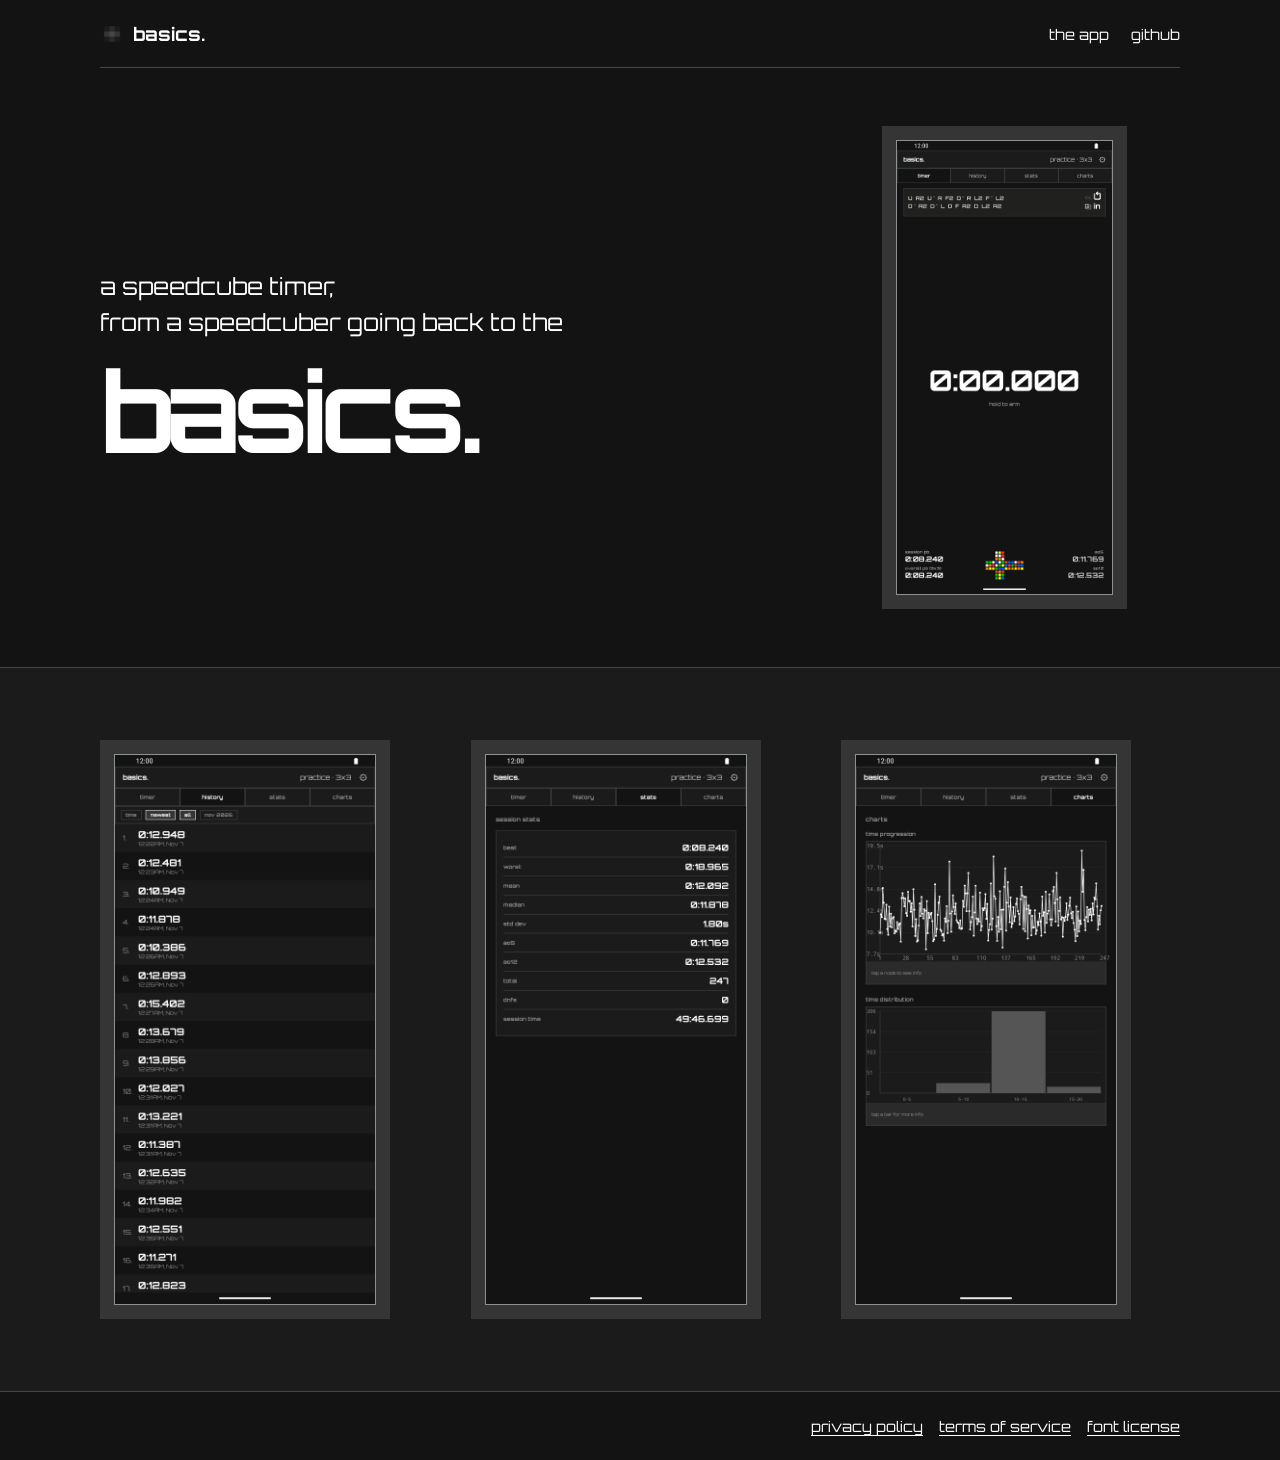
<file: basics/index.html>
<!doctype html>
<html lang="en">
<head>
<meta charset="utf-8">
<meta name="viewport" content="width=device-width, initial-scale=1">
<meta name="description" content="a minimal, offline 3×3 speedcubing timer for android.">
<link rel="canonical" href="https://bivid.site/basics/">
<meta property="og:type" content="website">
<meta property="og:url" content="https://bivid.site/basics/">
<meta property="og:title" content="basics. — offline speedcubing timer">
<meta property="og:description" content="an offline android timer for 3×3 speedcubing.">
<meta property="og:image" content="https://bivid.site/basics/assets/share.png">
<meta property="og:image:width" content="1600">
<meta property="og:image:height" content="900">
<meta property="og:image:alt" content="a speedcube timer, from a speedcuber going back to the basics.">
<meta name="twitter:card" content="summary_large_image">
<meta name="theme-color" content="#131313">
<link rel="icon" href="assets/icon.png">
<link rel="stylesheet" href="style.css?v=5">
<title>basics. — offline speedcubing timer</title>
</head>
<body>
<header class="shell nav">
  <a class="wordmark" href="#" aria-label="basics. home"><img class="logo" src="assets/icon.png" width="24" height="24" alt="">basics.</a>
  <nav aria-label="main navigation"><a href="#app">the app</a><a href="https://github.com/biiviid/basics">github</a></nav>
</header>
<main>
  <section class="shell hero" aria-labelledby="intro">
    <div class="intro">
      <h1 id="intro">
        <span>a speedcube timer,</span>
        <span>from a speedcuber going back to the</span>
        <strong>basics.</strong>
      </h1>
    </div>
    <figure class="timer-shot">
      <div class="shot-frame">
        <img src="assets/timer.png?v=2" width="1080" height="2280" alt="the timer screen with a scramble, the clock, and a cube diagram">
      </div>
    </figure>
  </section>
  <section id="app" class="showcase" aria-label="history, stats, and charts">
    <div class="shell">
      <div class="gallery">
        <figure>
          <div class="shot-frame">
            <img src="assets/history.png?v=2" width="1080" height="2280" alt="a practice session’s solve history with individual times" loading="lazy">
          </div>
        </figure>
        <figure>
          <div class="shot-frame">
            <img src="assets/stats.png?v=2" width="1080" height="2280" alt="session statistics with best times and rolling averages" loading="lazy">
          </div>
        </figure>
        <figure>
          <div class="shot-frame">
            <img src="assets/charts.png?v=2" width="1080" height="2280" alt="a solve progression line chart and a distribution chart" loading="lazy">
          </div>
        </figure>
      </div>
    </div>
  </section>
</main>
<footer class="shell footer">
  <a href="https://biiviid.github.io/basics/privacy-policy.html">privacy policy</a>
  <a href="terms/">terms of service</a>
  <a href="assets/Orbitron-OFL.txt">font license</a>
</footer>
</body>
</html>
</file>
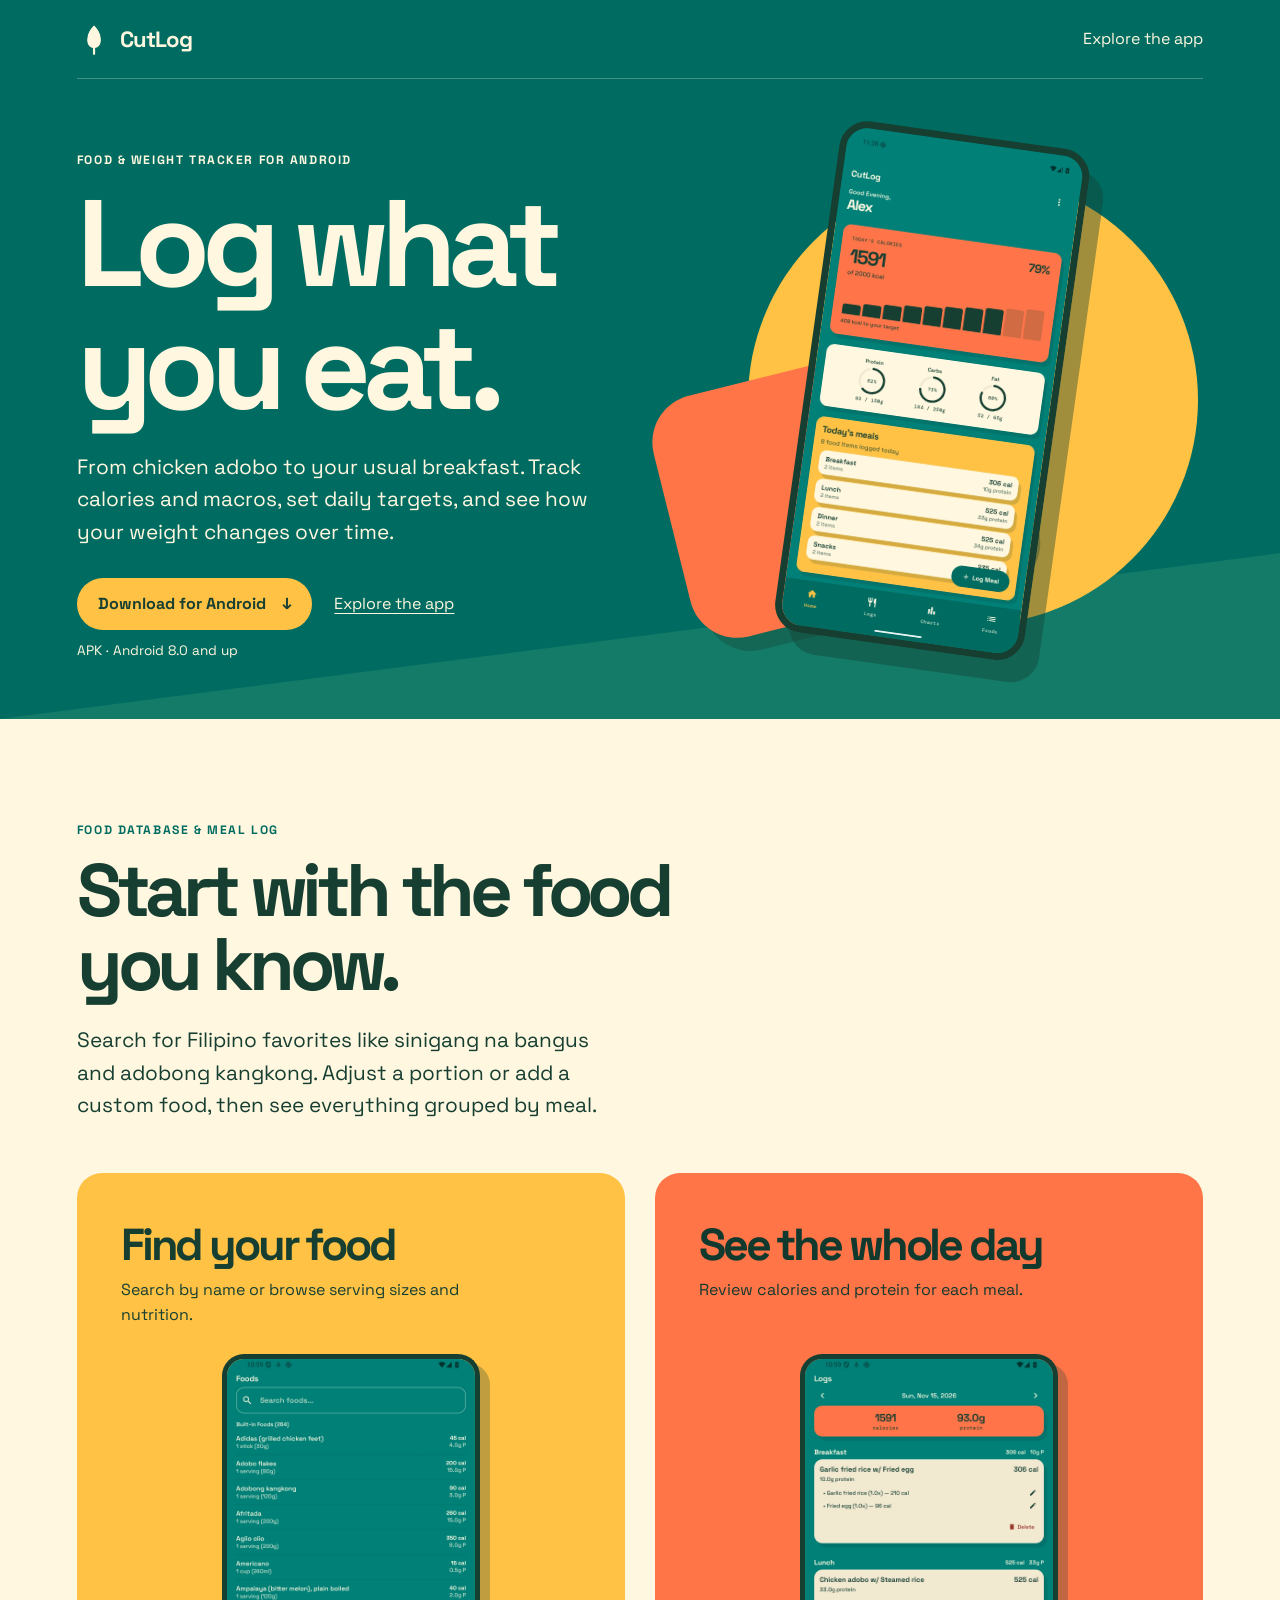
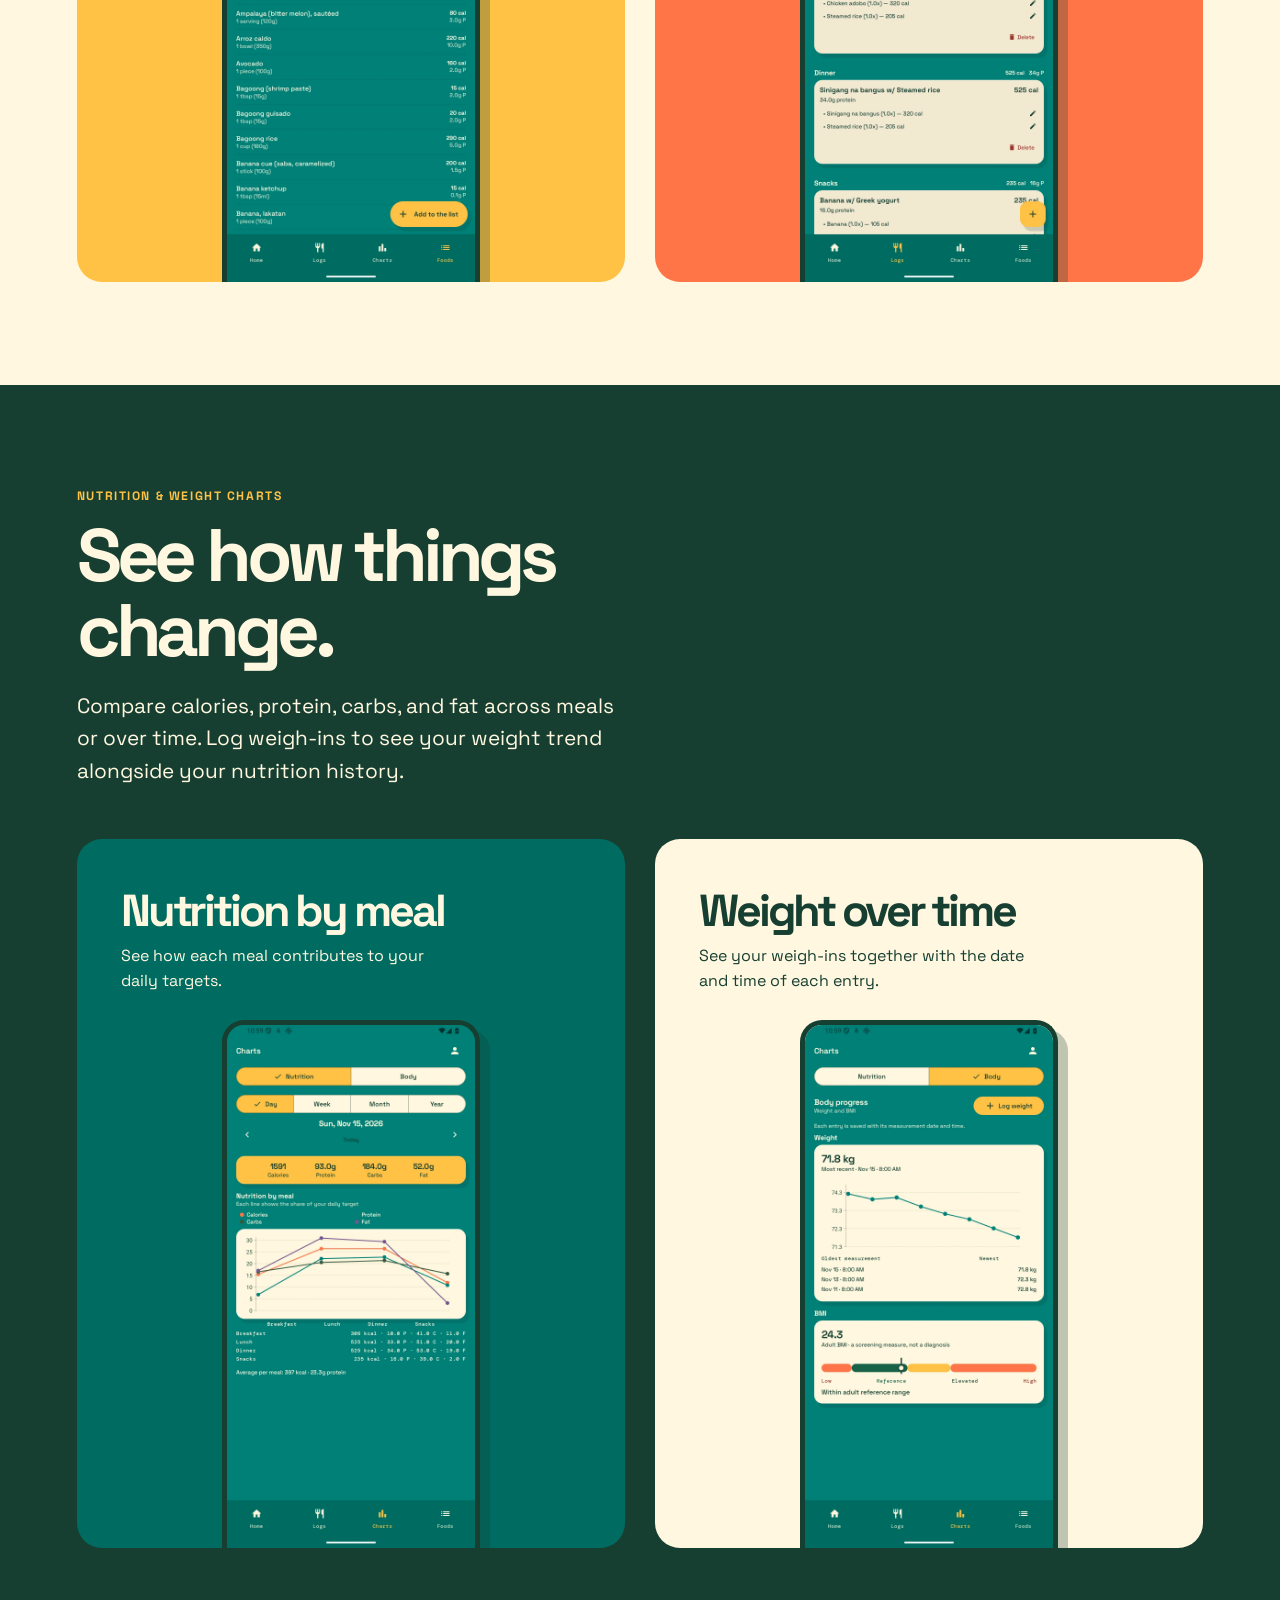
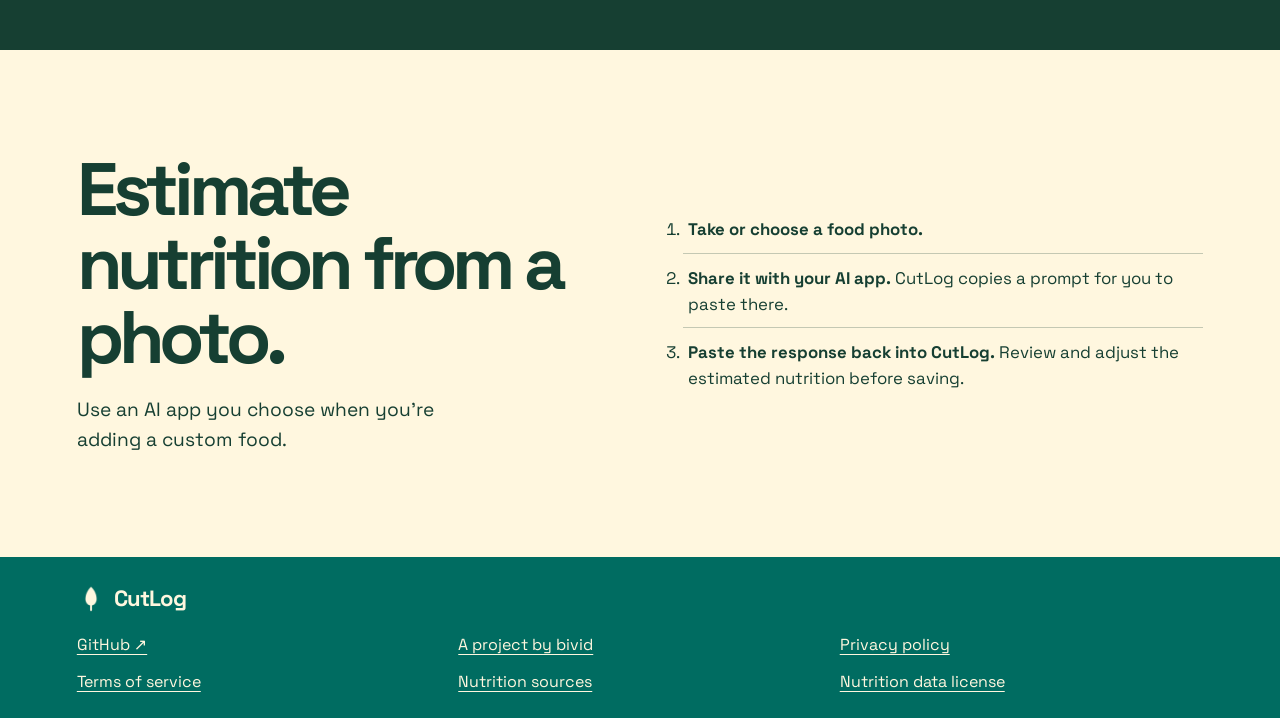
<file: cutlog/index.html>
<!doctype html>
<html lang="en">
<head>
  <meta charset="utf-8">
  <meta name="viewport" content="width=device-width, initial-scale=1">
  <title>CutLog — Food and weight tracker for Android</title>
  <meta name="description" content="Log Filipino meals, follow your daily nutrition targets, and see your weight trends with CutLog for Android.">
  <meta name="theme-color" content="#006c61">
  <link rel="canonical" href="https://bivid.site/cutlog/">
  <link rel="icon" href="assets/icon.png?v=teal">
  <link rel="stylesheet" href="style.css?v=footer-v2">
</head>
<body>
  <header class="top wrap">
    <a class="brand" href="./"><img src="assets/icon.png?v=teal" alt="" width="34" height="34">CutLog</a>
    <nav aria-label="Main navigation">
      <a href="#app">Explore the app</a>
    </nav>
  </header>

  <main>
    <section class="hero">
      <div class="hero-grid wrap">
        <div class="hero-copy">
          <p class="eyebrow">Food &amp; weight tracker for Android</p>
          <h1>Log what<br>you eat.</h1>
          <p class="intro">From chicken adobo to your usual breakfast. Track calories and macros, set daily targets, and see how your weight changes over time.</p>
          <div class="hero-actions">
            <a class="button" href="https://github.com/biiviid/CutLog/releases/download/v1.0.1/CutLog-v1.0.1.apk">Download for Android <span aria-hidden="true">↓</span></a>
            <a href="#app">Explore the app</a>
          </div>
          <p class="apk-meta">APK · Android 8.0 and up</p>
        </div>
        <div class="hero-art">
          <div class="sun" aria-hidden="true"></div>
          <div class="plate" aria-hidden="true"></div>
          <img class="hero-phone" src="../cutSS/dashboard.webp?v=1.0.1" width="1080" height="2280" alt="CutLog dashboard showing calories, macro targets, and meal totals for a sample day.">
        </div>
      </div>
    </section>

    <section id="app" class="showcase">
      <div class="wrap">
        <div class="section-intro">
          <p class="eyebrow">Food database &amp; meal log</p>
          <h2>Start with the food you know.</h2>
          <p>Search for Filipino favorites like sinigang na bangus and adobong kangkong. Adjust a portion or add a custom food, then see everything grouped by meal.</p>
        </div>
        <div class="screens">
          <figure class="screen gold">
            <figcaption><h3>Find your food</h3><p>Search by name or browse serving sizes and nutrition.</p></figcaption>
            <img src="../cutSS/food-database.webp" width="1080" height="2280" loading="lazy" alt="CutLog food database showing Filipino dishes and nutrition per serving.">
          </figure>
          <figure class="screen coral">
            <figcaption><h3>See the whole day</h3><p>Review calories and protein for each meal.</p></figcaption>
            <img src="../cutSS/meal-log.webp" width="1080" height="2280" loading="lazy" alt="CutLog meal log showing breakfast, lunch, dinner, and snacks.">
          </figure>
        </div>
      </div>
    </section>

    <section class="trends">
      <div class="wrap">
        <div class="section-intro">
          <p class="eyebrow">Nutrition &amp; weight charts</p>
          <h2>See how things change.</h2>
          <p>Compare calories, protein, carbs, and fat across meals or over time. Log weigh-ins to see your weight trend alongside your nutrition history.</p>
        </div>
        <div class="screens">
          <figure class="screen teal">
            <figcaption><h3>Nutrition by meal</h3><p>See how each meal contributes to your daily targets.</p></figcaption>
            <img src="../cutSS/nutrition-charts.webp" width="1080" height="2280" loading="lazy" alt="Nutrition chart plotting calories, protein, carbs, and fat across four meals.">
          </figure>
          <figure class="screen pale">
            <figcaption><h3>Weight over time</h3><p>See your weigh-ins together with the date and time of each entry.</p></figcaption>
            <img src="../cutSS/weight-trends.webp" width="1080" height="2280" loading="lazy" alt="Weight history with a line chart and a list of recent weigh-ins.">
          </figure>
        </div>
      </div>
    </section>

    <section class="photo-assist">
      <div class="wrap photo-grid">
        <div>
          <h2>Estimate nutrition from a photo.</h2>
          <p>Use an AI app you choose when you’re adding a custom food.</p>
        </div>
        <ol>
          <li><strong>Take or choose a food photo.</strong></li>
          <li><strong>Share it with your AI app.</strong> CutLog copies a prompt for you to paste there.</li>
          <li><strong>Paste the response back into CutLog.</strong> Review and adjust the estimated nutrition before saving.</li>
        </ol>
      </div>
    </section>

  </main>

  <footer class="wrap footer">
    <a class="brand" href="./"><img src="assets/icon.png?v=teal" alt="" width="28" height="28">CutLog</a>
    <nav class="footer-links" aria-label="Site links"><a href="https://github.com/biiviid/CutLog">GitHub ↗</a><a href="/">A project by bivid</a><a href="privacy/">Privacy policy</a><a href="terms/">Terms of service</a><a href="assets/nutrition-sources.txt">Nutrition sources</a><a href="assets/CC-BY-4.0.txt">Nutrition data license</a></nav>
  </footer>
</body>
</html>
</file>
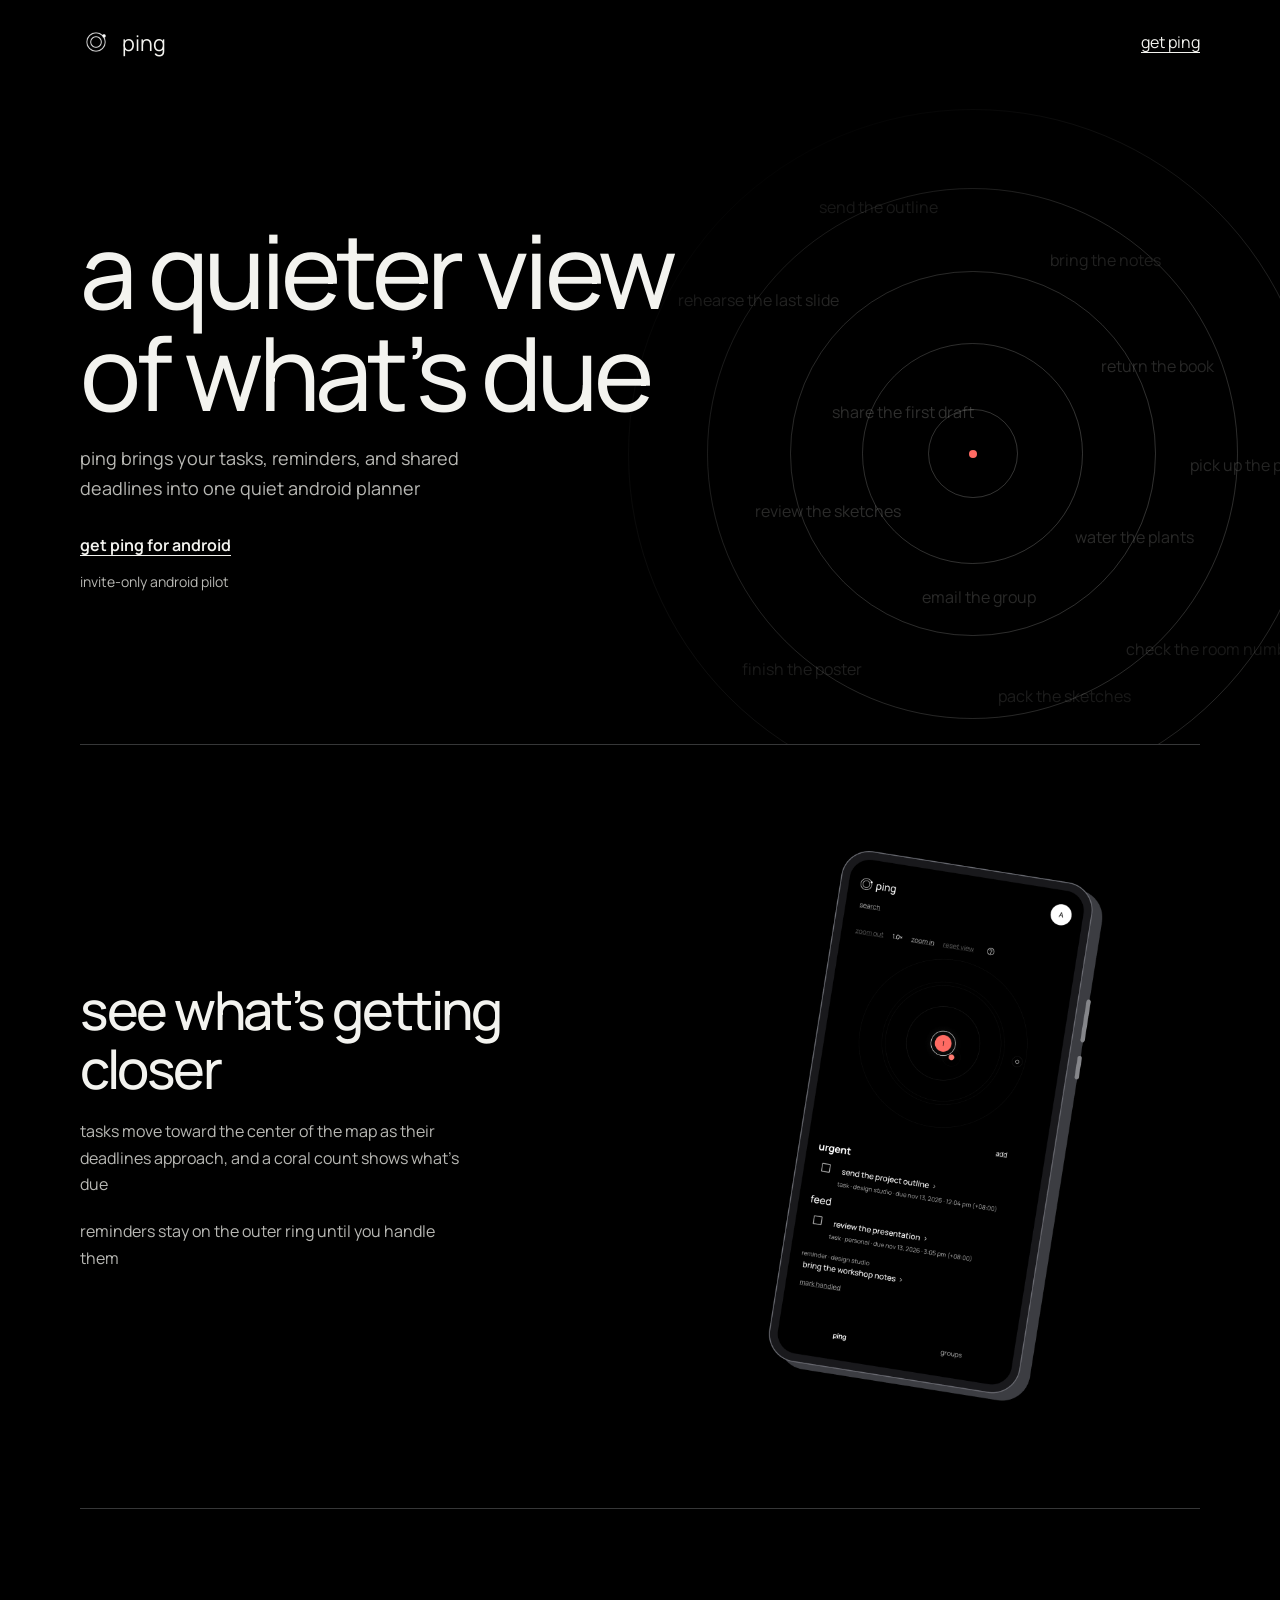
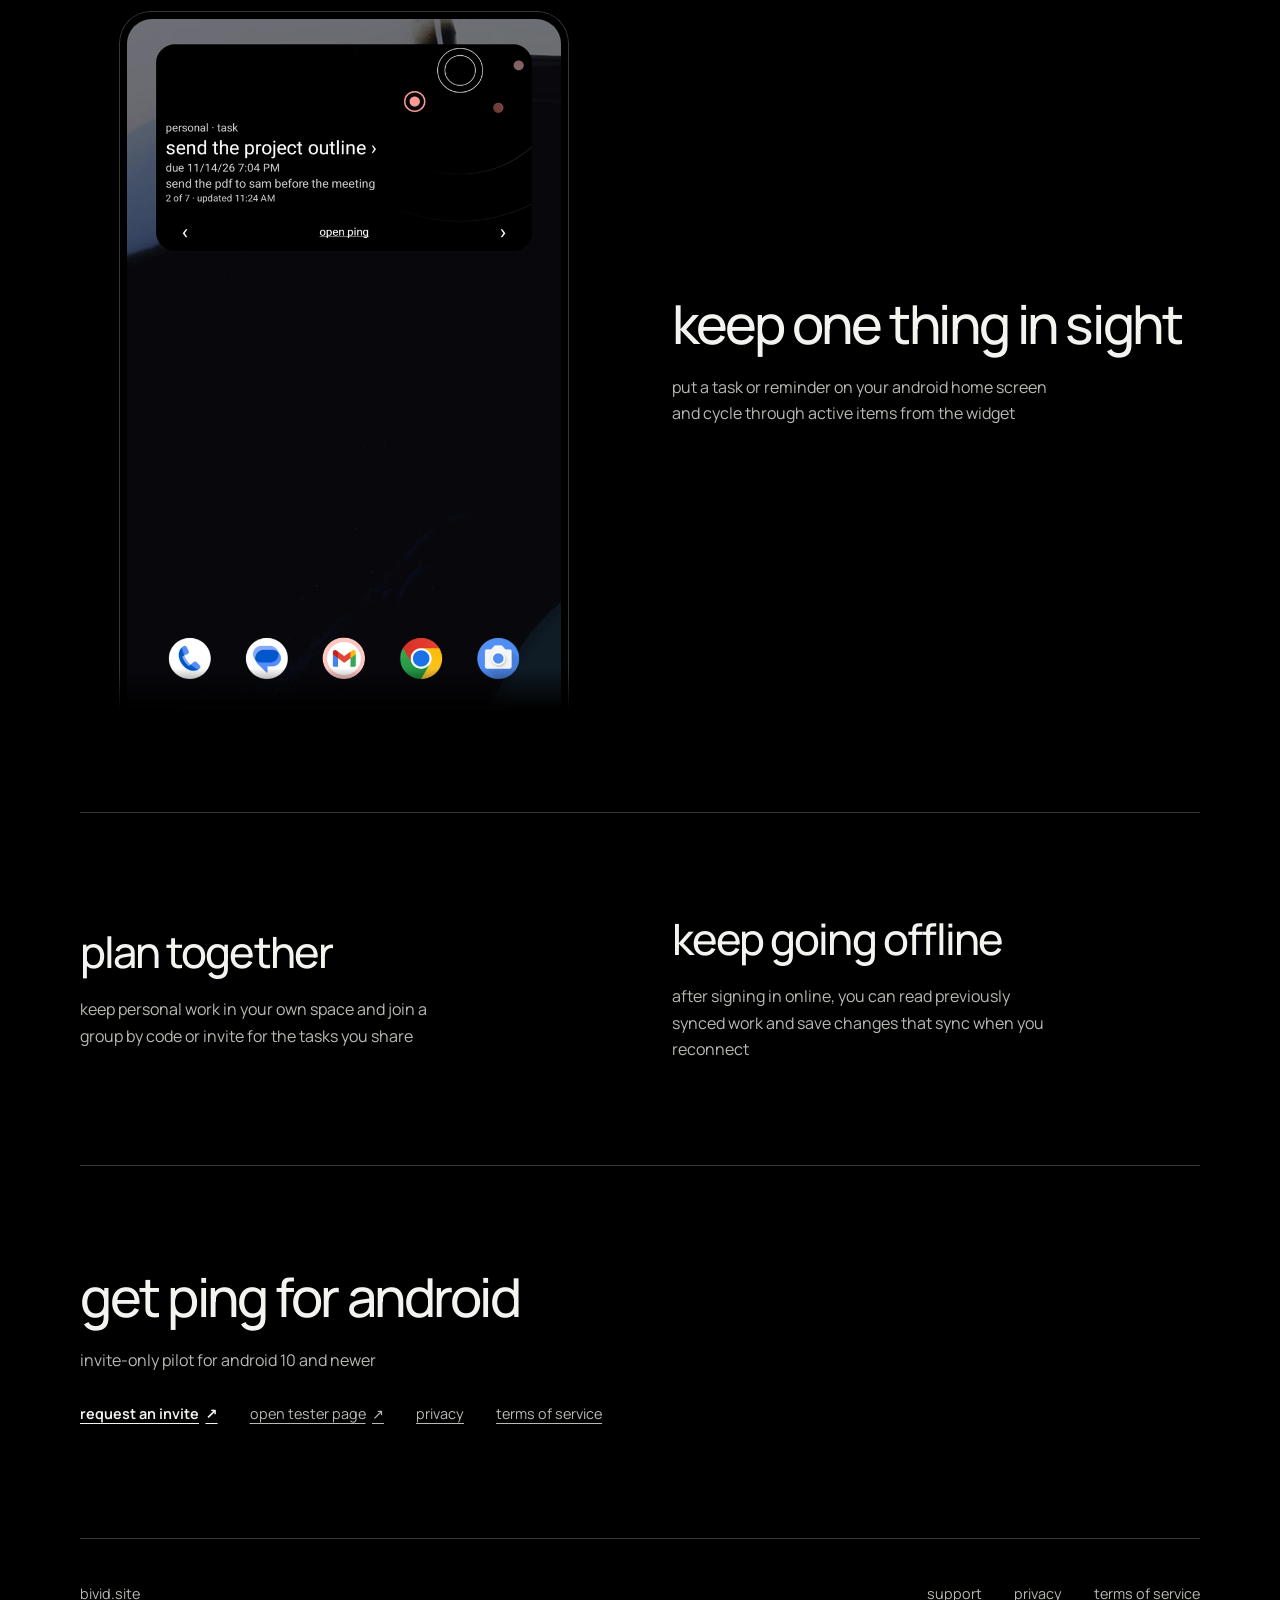
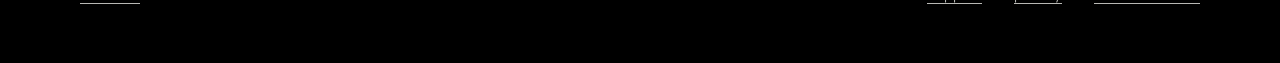
<file: ping/index.html>
<!doctype html>
<html lang="en">
<head>
  <meta charset="utf-8">
  <meta name="viewport" content="width=device-width, initial-scale=1">
  <meta name="description" content="ping is a quiet android planner for tasks, reminders, and shared deadlines">
  <title>ping for android</title>
  <link rel="canonical" href="https://bivid.site/ping/">
  <meta property="og:type" content="website">
  <meta property="og:url" content="https://bivid.site/ping/">
  <meta property="og:title" content="ping for android">
  <meta property="og:description" content="ping is a quiet android planner for tasks, reminders, and shared deadlines">
  <meta property="og:image" content="https://bivid.site/ping/assets/icon.webp">
  <meta property="og:image:alt" content="ping app icon">
  <meta name="twitter:card" content="summary">
  <link rel="icon" href="assets/icon.webp">
  <link rel="stylesheet" href="assets/site.css?v=36fad84a2f">
</head>
<body>
  <header class="shell mast landing-mast">
    <a class="mark" href="./"><img src="assets/icon.webp" alt="" width="32" height="32">ping</a>
    <a href="#install">get ping</a>
  </header>

  <main>
    <section class="hero">
      <div class="hero-art" aria-hidden="true">
        <div class="thoughts">
          <span>send the outline</span>
          <span>bring the notes</span>
          <span>rehearse the last slide</span>
          <span>return the book</span>
          <span>share the first draft</span>
          <span>pick up the prints</span>
          <span>review the sketches</span>
          <span>water the plants</span>
          <span>email the group</span>
          <span>check the room number</span>
          <span>finish the poster</span>
          <span>pack the sketches</span>
        </div>
        <div class="hero-rings">
          <i></i><i></i><i></i><i></i><i></i>
        </div>
        <div class="hero-signal"></div>
      </div>
      <div class="shell hero-content">
        <h1>a quieter view<br>of what’s due</h1>
        <p>ping brings your tasks, reminders, and shared deadlines into one quiet android planner</p>
        <a class="primary-link" href="#install">get ping for android</a>
        <p class="hero-availability">invite-only android pilot</p>
      </div>
    </section>

    <div class="shell">
      <section class="feature map-feature" aria-labelledby="map-heading">
        <div class="feature-copy">
          <h2 id="map-heading">see what’s getting closer</h2>
          <p>tasks move toward the center of the map as their deadlines approach, and a coral count shows what’s due</p>
          <p>reminders stay on the outer ring until you handle them</p>
        </div>
        <figure class="phone-image">
          <img src="assets/ping-phone.png" width="514" height="831" loading="lazy" alt="an angled android phone showing the ping app, with one due task counted in coral and a reminder on the edge of the map">
        </figure>
      </section>

      <section class="feature widget-feature" aria-labelledby="widget-heading">
        <div class="feature-copy">
          <h2 id="widget-heading">keep one thing in sight</h2>
          <p>put a task or reminder on your android home screen and cycle through active items from the widget</p>
        </div>
        <figure class="widget-scene">
          <img src="assets/ping-widget-home.webp?v=aa26bbc43f" width="768" height="1223" loading="lazy" alt="an android home screen with the ping widget showing send the project outline at the top">
        </figure>
      </section>

      <section class="feature notes" aria-label="working with ping">
        <div class="feature-copy">
          <h2>plan together</h2>
          <p>keep personal work in your own space and join a group by code or invite for the tasks you share</p>
        </div>
        <div class="feature-copy">
          <h2>keep going offline</h2>
          <p>after signing in online, you can read previously synced work and save changes that sync when you reconnect</p>
        </div>
      </section>

      <section class="install" aria-labelledby="install">
        <h2 id="install" tabindex="-1">get ping for android</h2>
        <p>invite-only pilot for android 10 and newer</p>
        <div class="links install-links">
          <a class="primary-link" href="mailto:bivid.ping@gmail.com?subject=ping%20android%20pilot">request an invite <span aria-hidden="true">↗</span></a>
          <a href="https://appdistribution.firebase.google.com/testerapps/1:1076495707089:android:6fc173bcfd5cbc4f798ef0/releases/0mc0c6i97fid8">open tester page <span aria-hidden="true">↗</span></a>
          <nav class="links" aria-label="legal"><a href="privacy/">privacy</a><a href="terms/">terms of service</a></nav>
        </div>
      </section>
    </div>
  </main>

  <footer class="shell">
    <a href="/">bivid.site</a>
    <nav class="links" aria-label="help and policies">
      <a href="support/">support</a>
      <a href="privacy/">privacy</a><a href="terms/">terms of service</a>
    </nav>
  </footer>
</body>
</html>
</file>
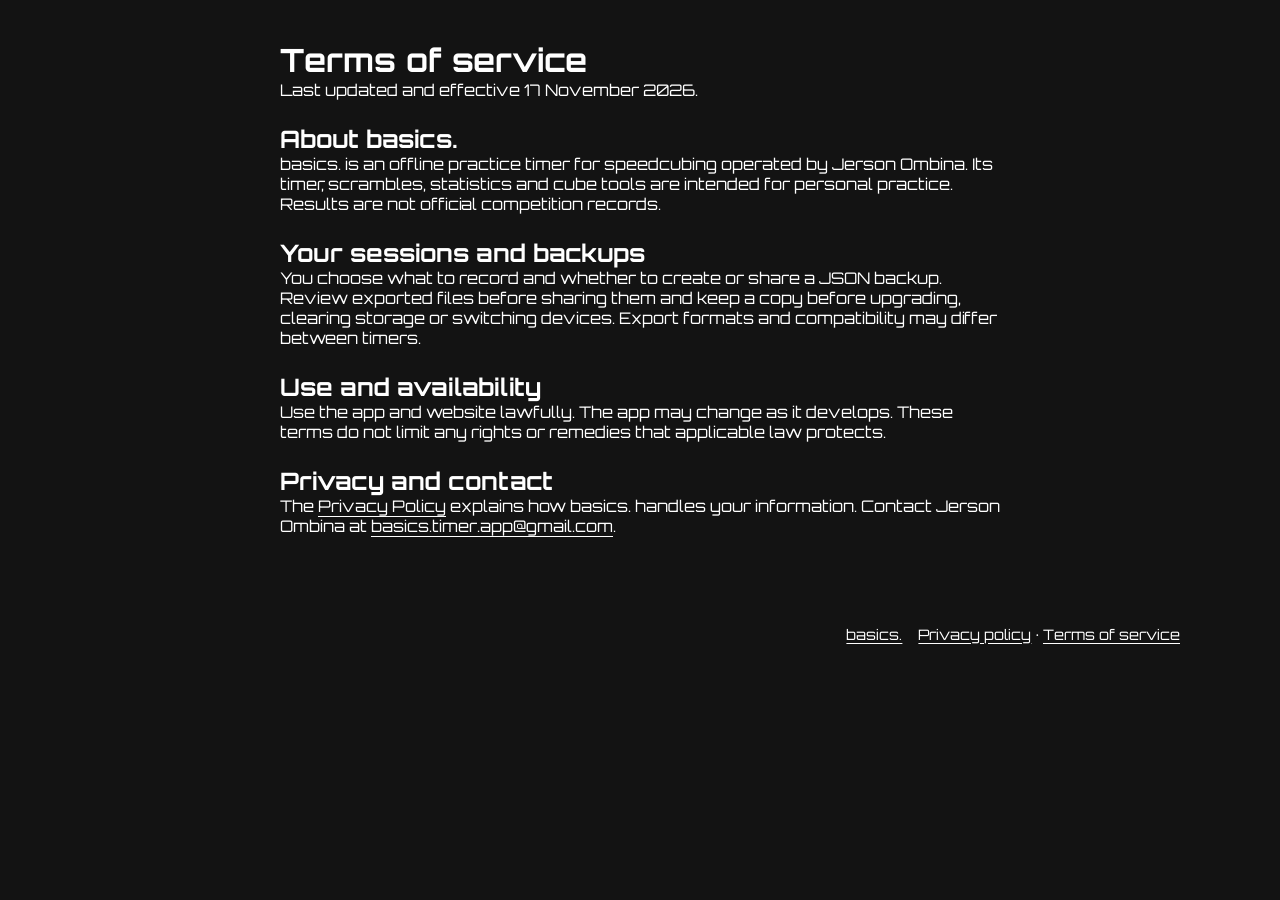
<file: basics/terms/index.html>
<!doctype html>
<html lang="en"><head><meta charset="utf-8"><meta name="viewport" content="width=device-width, initial-scale=1"><title>basics. — Terms of service</title><link rel="stylesheet" href="../style.css"><link rel="icon" href="../assets/icon.png">
</head><body>
<main class="shell" style="max-width:720px;padding-block:40px">
<h1>Terms of service</h1>
<p>Last updated and effective 17 November 2026.</p>
<section style="margin-block:24px"><h2>About basics.</h2><p>basics. is an offline practice timer for speedcubing operated by Jerson Ombina. Its timer, scrambles, statistics and cube tools are intended for personal practice. Results are not official competition records.</p></section>
<section style="margin-block:24px"><h2>Your sessions and backups</h2><p>You choose what to record and whether to create or share a JSON backup. Review exported files before sharing them and keep a copy before upgrading, clearing storage or switching devices. Export formats and compatibility may differ between timers.</p></section>
<section style="margin-block:24px"><h2>Use and availability</h2><p>Use the app and website lawfully. The app may change as it develops. These terms do not limit any rights or remedies that applicable law protects.</p></section>
<section style="margin-block:24px"><h2>Privacy and contact</h2><p>The <a href="https://biiviid.github.io/basics/privacy-policy.html">Privacy Policy</a> explains how basics. handles your information. Contact Jerson Ombina at <a href="mailto:basics.timer.app@gmail.com">basics.timer.app@gmail.com</a>.</p></section>
</main><footer class="shell footer"><a href="../">basics.</a><nav aria-label="Legal"><a href="https://biiviid.github.io/basics/privacy-policy.html">Privacy policy</a> · <a href="../terms/">Terms of service</a></nav></footer></body></html>
</file>
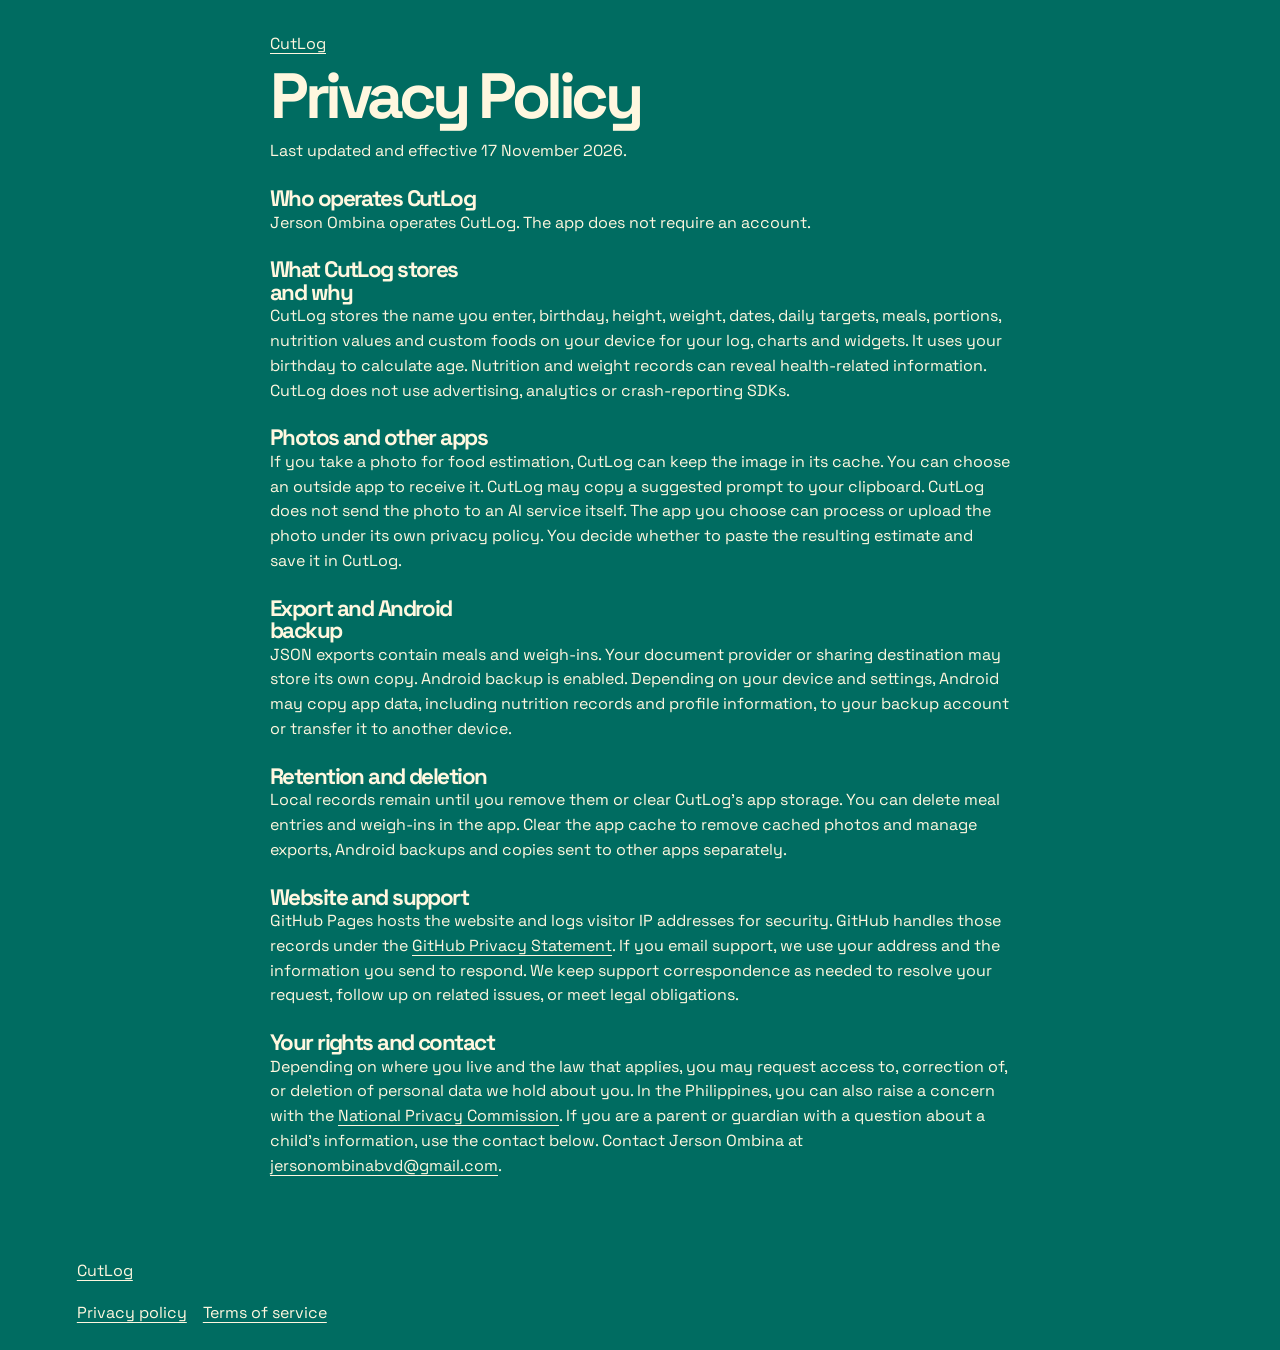
<file: cutlog/privacy/index.html>
<!doctype html>
<html lang="en"><head><meta charset="utf-8"><meta name="viewport" content="width=device-width,initial-scale=1"><title>CutLog — Privacy Policy</title><link rel="icon" href="../assets/icon.png"><link rel="stylesheet" href="../style.css"></head>
<body><main class="wrap" style="max-width:740px;padding-block:2rem"><p><a href="../">CutLog</a></p><h1 style="font-size:clamp(2rem,7vw,4rem)">Privacy Policy</h1>
<p>Last updated and effective 17 November 2026.</p>
<section style="margin-block:1.5rem"><h2 style="font-size:1.4rem">Who operates CutLog</h2><p>Jerson Ombina operates CutLog. The app does not require an account.</p></section>
<section style="margin-block:1.5rem"><h2 style="font-size:1.4rem">What CutLog stores and why</h2><p>CutLog stores the name you enter, birthday, height, weight, dates, daily targets, meals, portions, nutrition values and custom foods on your device for your log, charts and widgets. It uses your birthday to calculate age. Nutrition and weight records can reveal health-related information. CutLog does not use advertising, analytics or crash-reporting SDKs.</p></section>
<section style="margin-block:1.5rem"><h2 style="font-size:1.4rem">Photos and other apps</h2><p>If you take a photo for food estimation, CutLog can keep the image in its cache. You can choose an outside app to receive it. CutLog may copy a suggested prompt to your clipboard. CutLog does not send the photo to an AI service itself. The app you choose can process or upload the photo under its own privacy policy. You decide whether to paste the resulting estimate and save it in CutLog.</p></section>
<section style="margin-block:1.5rem"><h2 style="font-size:1.4rem">Export and Android backup</h2><p>JSON exports contain meals and weigh-ins. Your document provider or sharing destination may store its own copy. Android backup is enabled. Depending on your device and settings, Android may copy app data, including nutrition records and profile information, to your backup account or transfer it to another device.</p></section>
<section style="margin-block:1.5rem"><h2 style="font-size:1.4rem">Retention and deletion</h2><p>Local records remain until you remove them or clear CutLog’s app storage. You can delete meal entries and weigh-ins in the app. Clear the app cache to remove cached photos and manage exports, Android backups and copies sent to other apps separately.</p></section>
<section style="margin-block:1.5rem"><h2 style="font-size:1.4rem">Website and support</h2><p>GitHub Pages hosts the website and logs visitor IP addresses for security. GitHub handles those records under the <a href="https://docs.github.com/en/site-policy/privacy-policies/github-general-privacy-statement">GitHub Privacy Statement</a>. If you email support, we use your address and the information you send to respond. We keep support correspondence as needed to resolve your request, follow up on related issues, or meet legal obligations.</p></section>
<section style="margin-block:1.5rem"><h2 style="font-size:1.4rem">Your rights and contact</h2><p>Depending on where you live and the law that applies, you may request access to, correction of, or deletion of personal data we hold about you. In the Philippines, you can also raise a concern with the <a href="https://privacy.gov.ph/data-subject-rights/">National Privacy Commission</a>. If you are a parent or guardian with a question about a child’s information, use the contact below. Contact Jerson Ombina at <a href="mailto:jersonombinabvd@gmail.com">jersonombinabvd@gmail.com</a>.</p></section>
</main><footer class="wrap footer"><a href="../">CutLog</a><nav aria-label="Legal" style="display:flex;flex-wrap:wrap;gap:.5rem 1rem"><a href="../privacy/">Privacy policy</a><a href="../terms/">Terms of service</a></nav></footer></body></html>
</file>
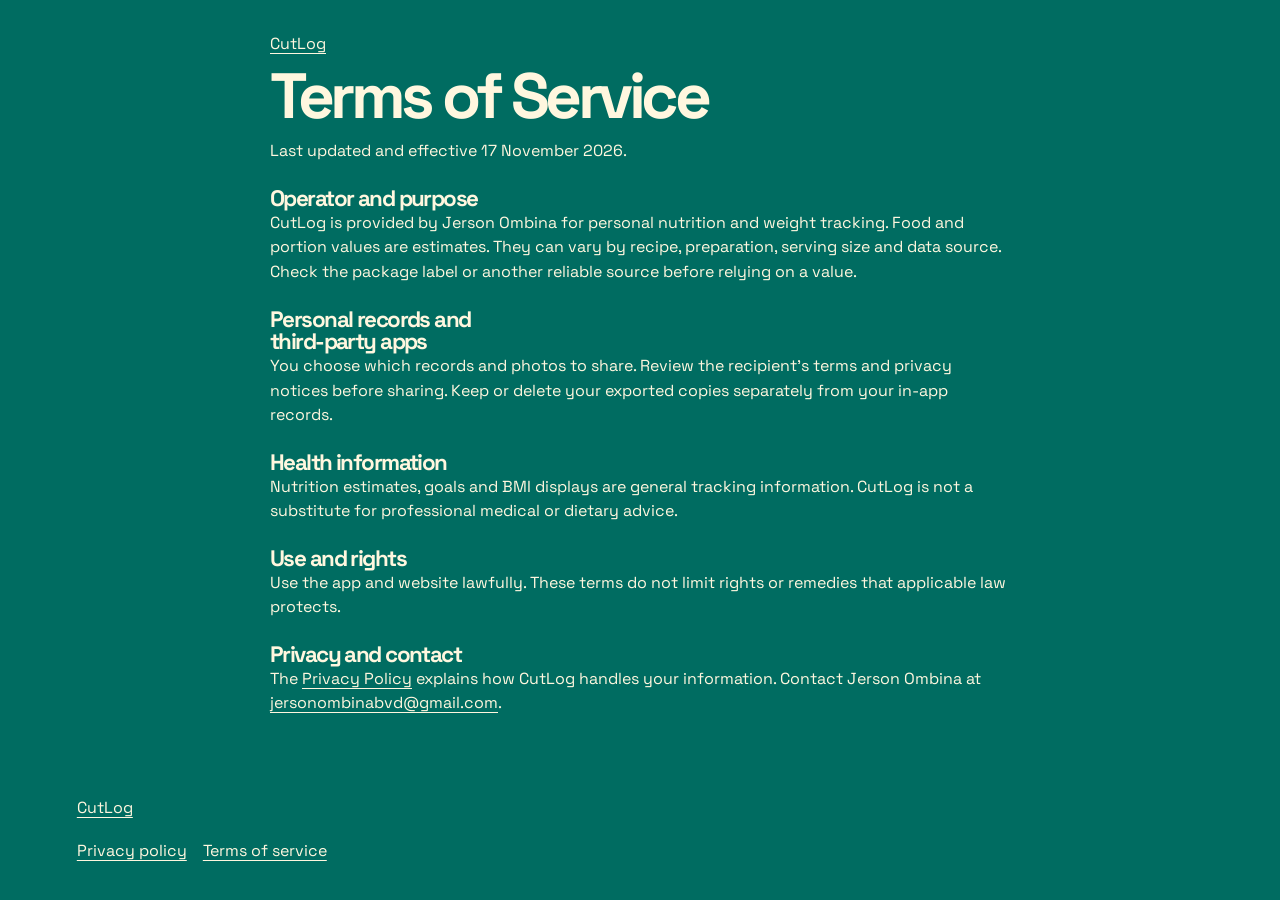
<file: cutlog/terms/index.html>
<!doctype html>
<html lang="en"><head><meta charset="utf-8"><meta name="viewport" content="width=device-width,initial-scale=1"><title>CutLog — Terms of Service</title><link rel="icon" href="../assets/icon.png"><link rel="stylesheet" href="../style.css"></head>
<body><main class="wrap" style="max-width:740px;padding-block:2rem"><p><a href="../">CutLog</a></p><h1 style="font-size:clamp(2rem,7vw,4rem)">Terms of Service</h1>
<p>Last updated and effective 17 November 2026.</p>
<section style="margin-block:1.5rem"><h2 style="font-size:1.4rem">Operator and purpose</h2><p>CutLog is provided by Jerson Ombina for personal nutrition and weight tracking. Food and portion values are estimates. They can vary by recipe, preparation, serving size and data source. Check the package label or another reliable source before relying on a value.</p></section>
<section style="margin-block:1.5rem"><h2 style="font-size:1.4rem">Personal records and third-party apps</h2><p>You choose which records and photos to share. Review the recipient’s terms and privacy notices before sharing. Keep or delete your exported copies separately from your in-app records.</p></section>
<section style="margin-block:1.5rem"><h2 style="font-size:1.4rem">Health information</h2><p>Nutrition estimates, goals and BMI displays are general tracking information. CutLog is not a substitute for professional medical or dietary advice.</p></section>
<section style="margin-block:1.5rem"><h2 style="font-size:1.4rem">Use and rights</h2><p>Use the app and website lawfully. These terms do not limit rights or remedies that applicable law protects.</p></section>
<section style="margin-block:1.5rem"><h2 style="font-size:1.4rem">Privacy and contact</h2><p>The <a href="../privacy/">Privacy Policy</a> explains how CutLog handles your information. Contact Jerson Ombina at <a href="mailto:jersonombinabvd@gmail.com">jersonombinabvd@gmail.com</a>.</p></section>
</main><footer class="wrap footer"><a href="../">CutLog</a><nav aria-label="Legal" style="display:flex;flex-wrap:wrap;gap:.5rem 1rem"><a href="../privacy/">Privacy policy</a><a href="../terms/">Terms of service</a></nav></footer></body></html>
</file>
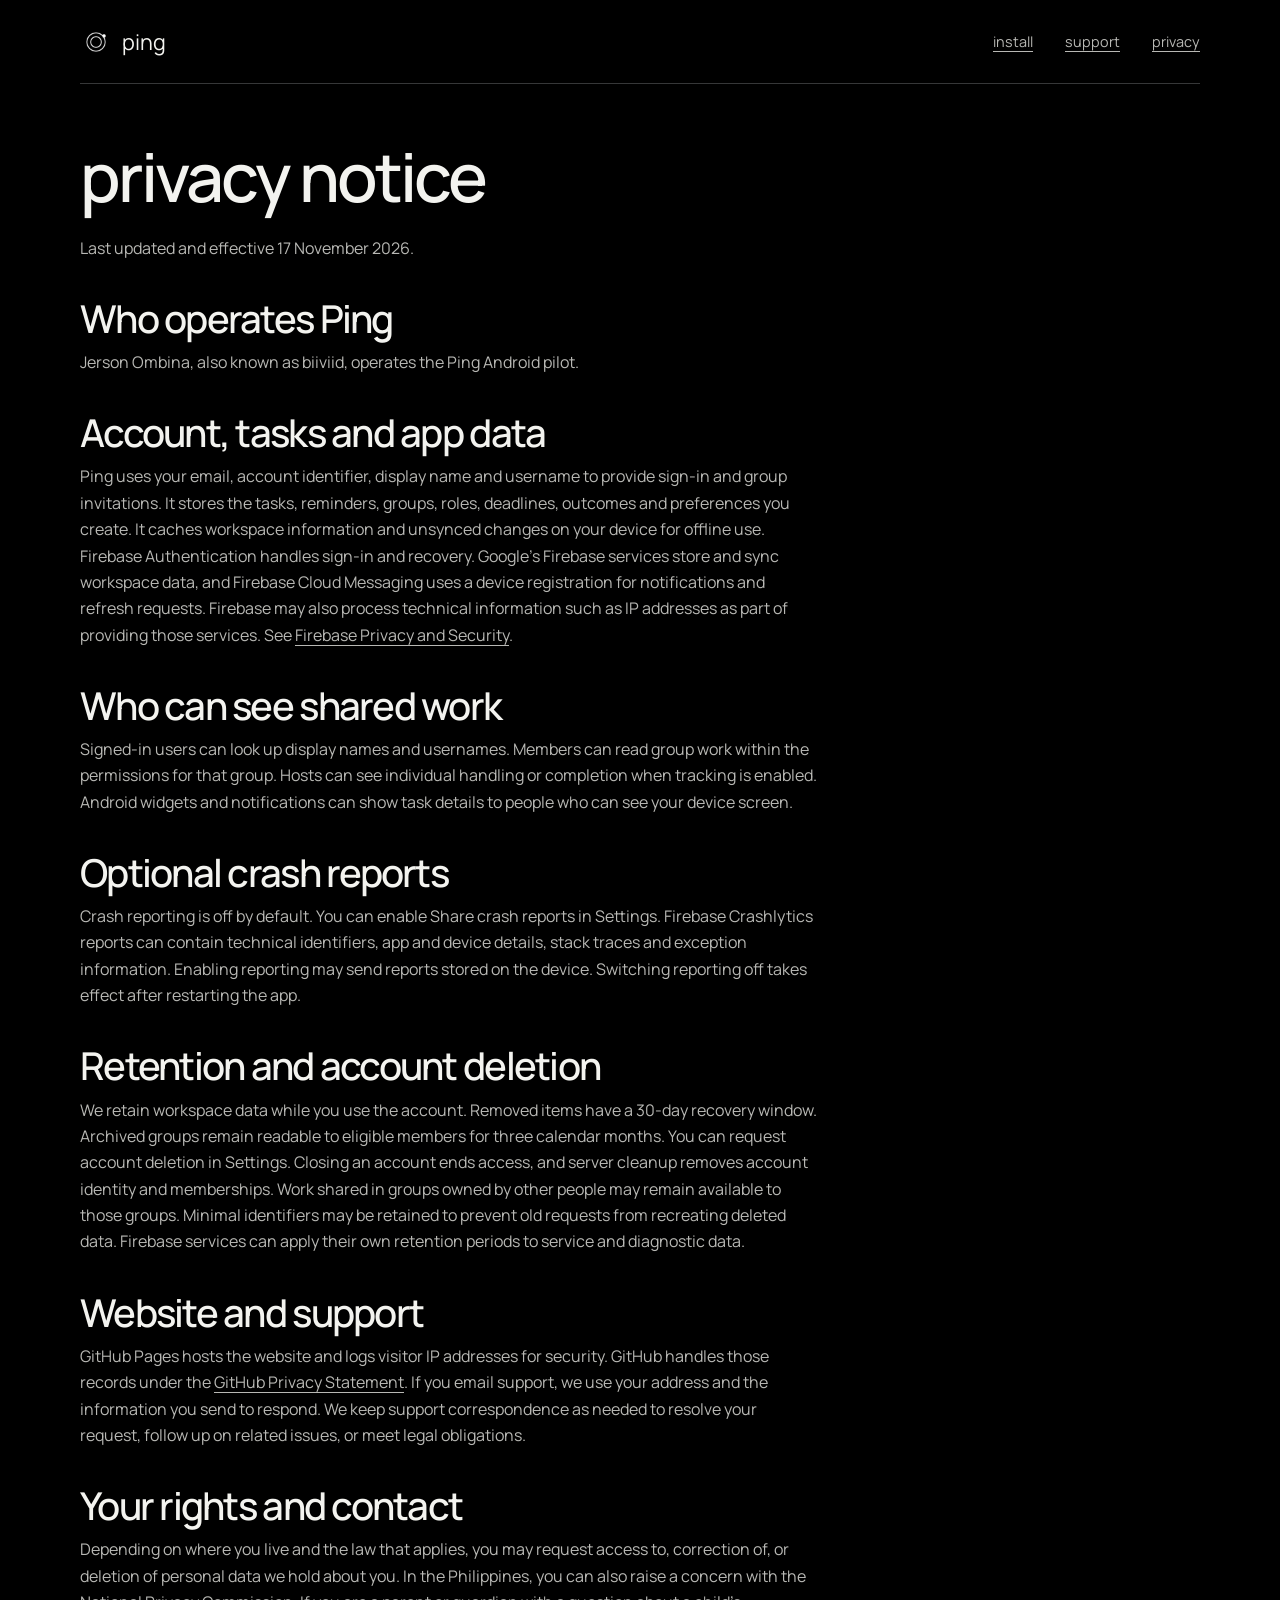
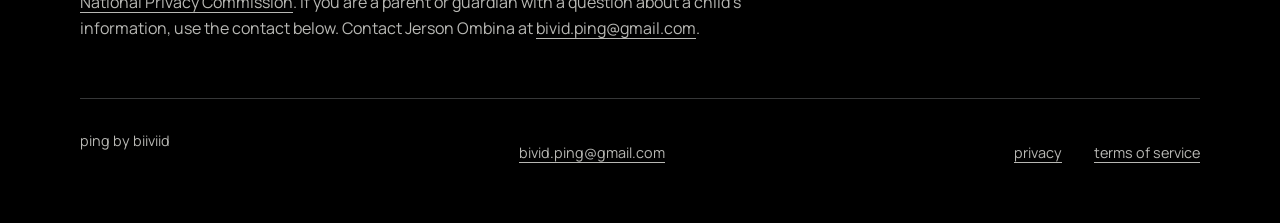
<file: ping/privacy/index.html>
<!doctype html>
<html lang="en"><head><meta charset="utf-8"><meta name="viewport" content="width=device-width, initial-scale=1"><meta name="description" content="how ping handles accounts, tasks, sync and optional crash reports."><title>ping privacy notice</title><link rel="icon" href="../assets/icon.webp"><link rel="stylesheet" href="../assets/site.css?v=36fad84a2f"></head>
<body><div class="shell"><header class="mast"><a class="mark" href="../"><img src="../assets/icon.webp" alt="" width="32" height="32">ping</a><nav class="links" aria-label="site"><a href="../#install">install</a><a href="../support/">support</a><a href="../privacy/">privacy</a></nav></header>
<main class="prose"><h1>privacy notice</h1>
<p>Last updated and effective 17 November 2026.</p>
<h2>Who operates Ping</h2><p>Jerson Ombina, also known as biiviid, operates the Ping Android pilot.</p>
<h2>Account, tasks and app data</h2><p>Ping uses your email, account identifier, display name and username to provide sign-in and group invitations. It stores the tasks, reminders, groups, roles, deadlines, outcomes and preferences you create. It caches workspace information and unsynced changes on your device for offline use. Firebase Authentication handles sign-in and recovery. Google’s Firebase services store and sync workspace data, and Firebase Cloud Messaging uses a device registration for notifications and refresh requests. Firebase may also process technical information such as IP addresses as part of providing those services. See <a href="https://firebase.google.com/support/privacy">Firebase Privacy and Security</a>.</p>
<h2>Who can see shared work</h2><p>Signed-in users can look up display names and usernames. Members can read group work within the permissions for that group. Hosts can see individual handling or completion when tracking is enabled. Android widgets and notifications can show task details to people who can see your device screen.</p>
<h2>Optional crash reports</h2><p>Crash reporting is off by default. You can enable Share crash reports in Settings. Firebase Crashlytics reports can contain technical identifiers, app and device details, stack traces and exception information. Enabling reporting may send reports stored on the device. Switching reporting off takes effect after restarting the app.</p>
<h2>Retention and account deletion</h2><p>We retain workspace data while you use the account. Removed items have a 30-day recovery window. Archived groups remain readable to eligible members for three calendar months. You can request account deletion in Settings. Closing an account ends access, and server cleanup removes account identity and memberships. Work shared in groups owned by other people may remain available to those groups. Minimal identifiers may be retained to prevent old requests from recreating deleted data. Firebase services can apply their own retention periods to service and diagnostic data.</p>
<h2>Website and support</h2><p>GitHub Pages hosts the website and logs visitor IP addresses for security. GitHub handles those records under the <a href="https://docs.github.com/en/site-policy/privacy-policies/github-general-privacy-statement">GitHub Privacy Statement</a>. If you email support, we use your address and the information you send to respond. We keep support correspondence as needed to resolve your request, follow up on related issues, or meet legal obligations.</p>
<h2>Your rights and contact</h2><p>Depending on where you live and the law that applies, you may request access to, correction of, or deletion of personal data we hold about you. In the Philippines, you can also raise a concern with the <a href="https://privacy.gov.ph/data-subject-rights/">National Privacy Commission</a>. If you are a parent or guardian with a question about a child’s information, use the contact below. Contact Jerson Ombina at <a href="mailto:bivid.ping@gmail.com">bivid.ping@gmail.com</a>.</p>
</main>
<footer><span>ping by biiviid</span><a class="nowrap" href="mailto:bivid.ping@gmail.com">bivid.ping@gmail.com</a><nav class="links" aria-label="legal"><a href="../privacy/">privacy</a><a href="../terms/">terms of service</a></nav></footer></div></body></html>
</file>
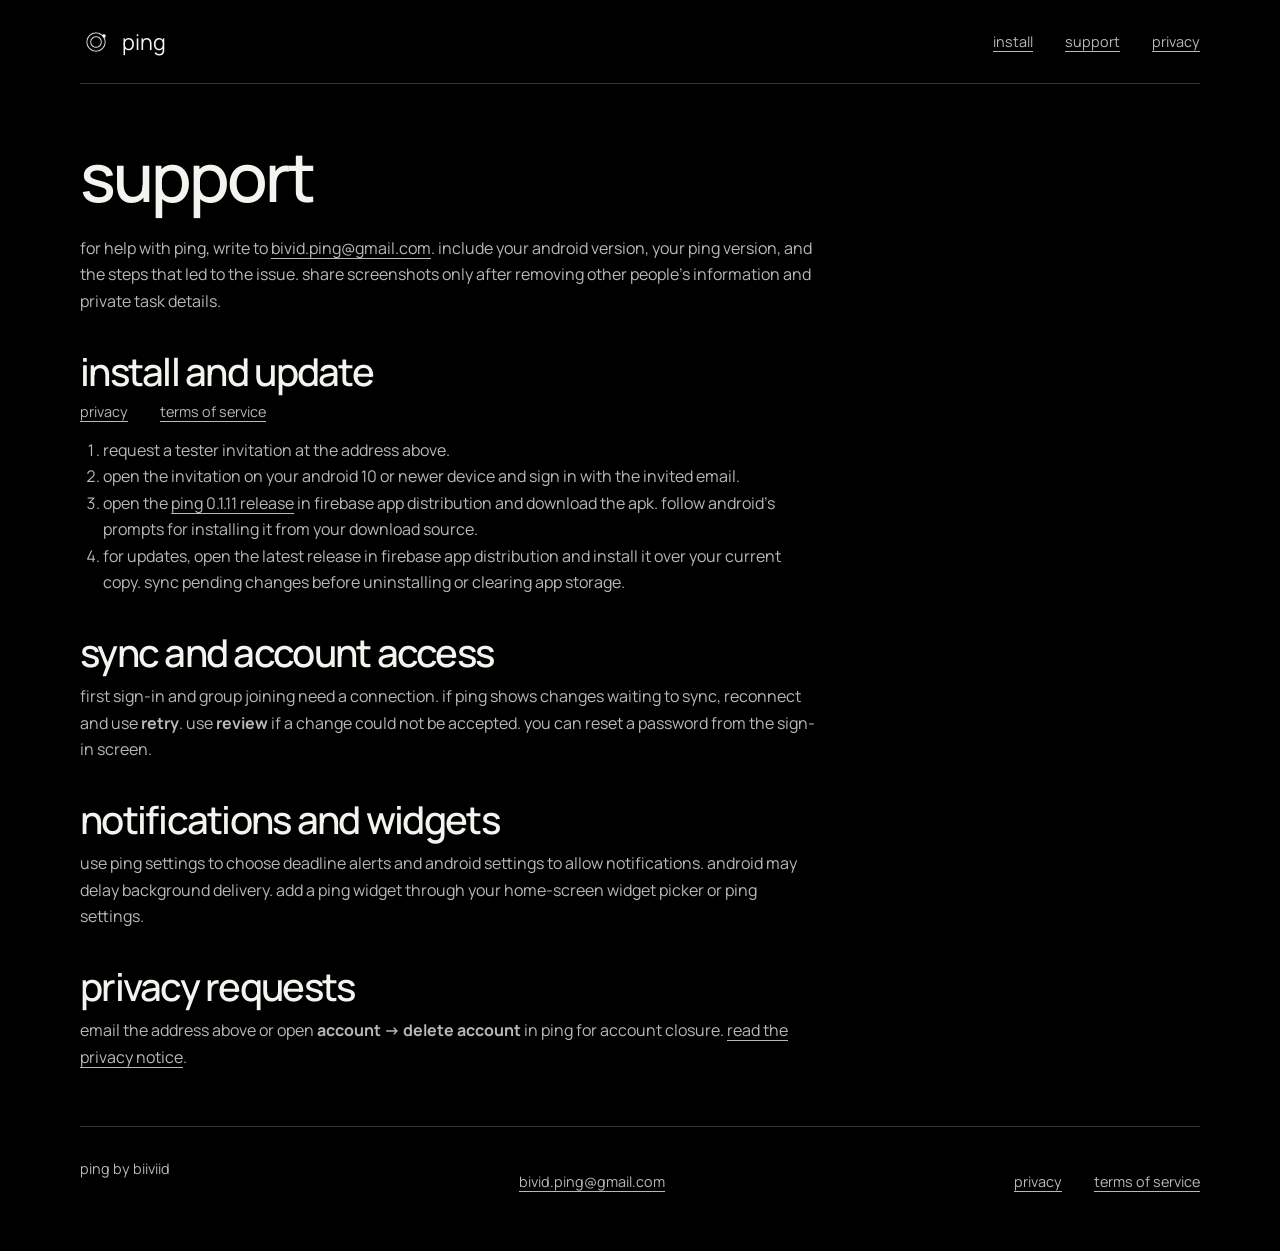
<file: ping/support/index.html>
<!doctype html>
<html lang="en"><head><meta charset="utf-8"><meta name="viewport" content="width=device-width, initial-scale=1"><meta name="description" content="install, update, and get help with the ping android pilot."><title>ping support</title><link rel="icon" href="../assets/icon.webp"><link rel="stylesheet" href="../assets/site.css?v=36fad84a2f"></head>
<body><div class="shell"><header class="mast"><a class="mark" href="../"><img src="../assets/icon.webp" alt="" width="32" height="32">ping</a><nav class="links" aria-label="site"><a href="../#install">install</a><a href="../support/">support</a><a href="../privacy/">privacy</a></nav></header>
<main class="prose"><h1>support</h1><p>for help with ping, write to <a class="nowrap" href="mailto:bivid.ping@gmail.com">bivid.ping@gmail.com</a>. include your android version, your ping version, and the steps that led to the issue. share screenshots only after removing other people’s information and private task details.</p>
<h2 id="updates">install and update</h2><nav class="links" aria-label="legal"><a href="../privacy/">privacy</a><a href="../terms/">terms of service</a></nav><ol><li>request a tester invitation at the address above.</li><li>open the invitation on your android 10 or newer device and sign in with the invited email.</li><li>open the <a href="https://appdistribution.firebase.google.com/testerapps/1:1076495707089:android:6fc173bcfd5cbc4f798ef0/releases/0mc0c6i97fid8">ping 0.1.11 release</a> in firebase app distribution and download the apk. follow android’s prompts for installing it from your download source.</li><li>for updates, open the latest release in firebase app distribution and install it over your current copy. sync pending changes before uninstalling or clearing app storage.</li></ol>
<h2>sync and account access</h2><p>first sign-in and group joining need a connection. if ping shows changes waiting to sync, reconnect and use <strong>retry</strong>. use <strong>review</strong> if a change could not be accepted. you can reset a password from the sign-in screen.</p>
<h2>notifications and widgets</h2><p>use ping settings to choose deadline alerts and android settings to allow notifications. android may delay background delivery. add a ping widget through your home-screen widget picker or ping settings.</p>
<h2>privacy requests</h2><p>email the address above or open <strong>account → delete account</strong> in ping for account closure. <a href="../privacy/">read the privacy notice</a>.</p></main>
<footer><span>ping by biiviid</span><a class="nowrap" href="mailto:bivid.ping@gmail.com">bivid.ping@gmail.com</a><nav class="links" aria-label="legal"><a href="../privacy/">privacy</a><a href="../terms/">terms of service</a></nav></footer></div></body></html>
</file>
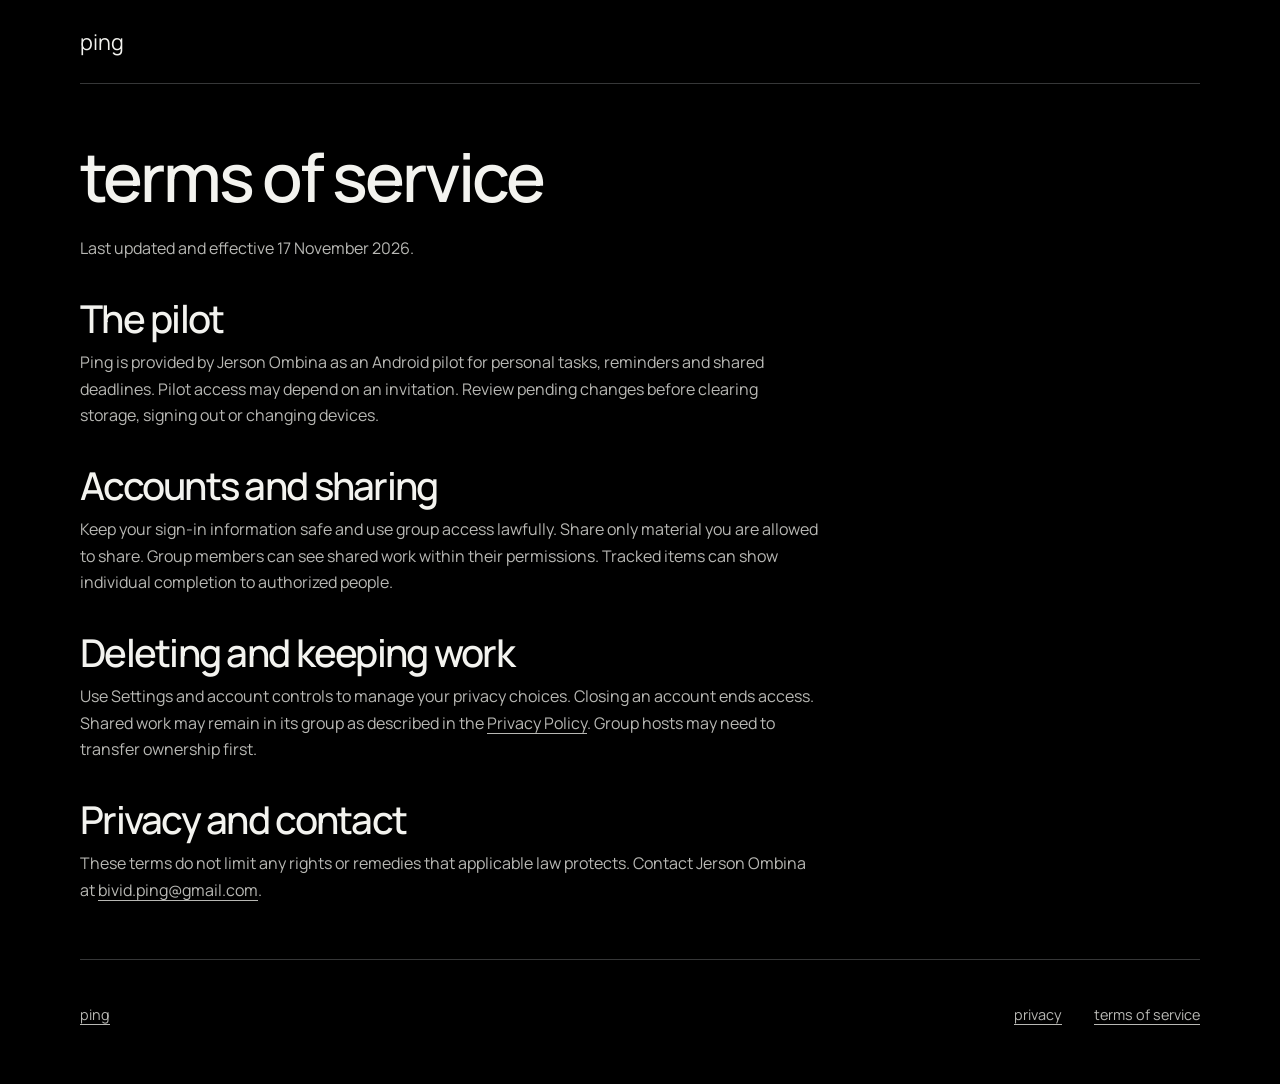
<file: ping/terms/index.html>
<!doctype html>
<html lang="en"><head><meta charset="utf-8"><meta name="viewport" content="width=device-width, initial-scale=1"><title>ping terms of service</title><link rel="icon" href="../assets/icon.webp"><link rel="stylesheet" href="../assets/site.css?v=36fad84a2f"></head>
<body><div class="shell"><header class="mast"><a class="mark" href="../">ping</a></header><main class="prose"><h1>terms of service</h1>
<p>Last updated and effective 17 November 2026.</p>
<h2>The pilot</h2><p>Ping is provided by Jerson Ombina as an Android pilot for personal tasks, reminders and shared deadlines. Pilot access may depend on an invitation. Review pending changes before clearing storage, signing out or changing devices.</p>
<h2>Accounts and sharing</h2><p>Keep your sign-in information safe and use group access lawfully. Share only material you are allowed to share. Group members can see shared work within their permissions. Tracked items can show individual completion to authorized people.</p>
<h2>Deleting and keeping work</h2><p>Use Settings and account controls to manage your privacy choices. Closing an account ends access. Shared work may remain in its group as described in the <a href="../privacy/">Privacy Policy</a>. Group hosts may need to transfer ownership first.</p>
<h2>Privacy and contact</h2><p>These terms do not limit any rights or remedies that applicable law protects. Contact Jerson Ombina at <a href="mailto:bivid.ping@gmail.com">bivid.ping@gmail.com</a>.</p>
</main><footer><a href="../">ping</a><nav class="links" aria-label="legal"><a href="../privacy/">privacy</a><a href="../terms/">terms of service</a></nav></footer></div></body></html>
</file>
<file: basics/style.css>
@font-face {
  font-family: Orbitron;
  src: url("assets/orbitron-regular.ttf") format("truetype");
  font-weight: 400;
  font-display: swap;
}

@font-face {
  font-family: Orbitron;
  src: url("assets/orbitron.ttf") format("truetype");
  font-weight: 700;
  font-display: swap;
}

:root {
  color-scheme: dark;
  --background: #131313;
  --surface: #1c1b1b;
  --matte: #353535;
  --screenshot-edge: #8e9192;
  --text: #ffffff;
  --secondary: #c6c6c6;
  --border: #444748;
  font-family: Orbitron;
}

*, *::before, *::after { box-sizing: border-box; }
body { margin: 0; background: var(--background); color: var(--text); }
h1, h2, p, figure { margin: 0; }
a { color: inherit; text-underline-offset: .24em; }
a:focus-visible { outline: 2px solid var(--text); outline-offset: 4px; }
.shell { width: min(100% - 64px, 1080px); margin-inline: auto; }

.nav, .footer {
  display: flex;
  min-height: 68px;
  align-items: center;
  justify-content: space-between;
  gap: 16px;
}
.nav { border-bottom: 1px solid var(--border); flex-wrap: wrap; }
.footer { justify-content: flex-end; flex-wrap: wrap; }
.nav nav { display: flex; gap: 22px; flex-wrap: wrap; }
.nav nav, .footer { font-size: .9rem; }
.nav a { text-decoration: none; }
.nav nav a:hover, .footer a:hover { text-decoration: underline; }
.wordmark {
  display: inline-flex;
  align-items: center;
  gap: 9px;
  font: 700 1.15rem Orbitron;
}
.logo { display: block; width: 24px; height: 24px; }

.hero {
  display: grid;
  grid-template-columns: minmax(0, 1fr) minmax(0, 352px);
  align-items: center;
  gap: clamp(28px, 6vw, 84px);
  padding-block: clamp(38px, 4.5vw, 62px);
}
.intro h1 {
  font-size: clamp(.95rem, 2.15vw, 1.45rem);
  font-weight: 400;
  line-height: 1.55;
}
.intro h1 span { display: block; }
.intro h1 strong {
  display: block;
  margin-top: .14em;
  font-size: clamp(3.1rem, 8.6vw, 7rem);
  line-height: 1;
  letter-spacing: -.06em;
}

.timer-shot { width: min(100%, 245px); justify-self: center; }
.shot-frame {
  padding: clamp(8px, 1.2vw, 14px);
  background: var(--matte);
}
.shot-frame img {
  display: block;
  width: 100%;
  height: auto;
  border: 1px solid var(--screenshot-edge);
}

.showcase {
  border-block: 1px solid var(--border);
  background: var(--surface);
  padding-block: clamp(36px, 6vw, 72px);
}
.gallery {
  display: grid;
  grid-template-columns: repeat(3, minmax(0, 1fr));
  align-items: start;
  gap: clamp(14px, 3vw, 32px);
}
.gallery figure { width: min(100%, 290px); }

@media (max-width: 690px) {
  .shell { width: calc(100% - 32px); }
  .nav nav { gap: 12px; }
  .hero { grid-template-columns: 1fr; gap: 25px; padding-block: 35px; }
  .timer-shot { justify-self: start; }
  .gallery { grid-template-columns: 1fr; gap: 30px; }
}
</file>
<file: cutlog/style.css>
@font-face {
  font-family: Space Grotesk;
  src: url("assets/space_grotesk_regular.ttf") format("truetype");
  font-weight: 400;
  font-display: swap;
}

@font-face {
  font-family: Space Grotesk;
  src: url("assets/space_grotesk_bold.ttf") format("truetype");
  font-weight: 700;
  font-display: swap;
}

:root {
  --cream: #fff7df;
  --teal: #006c61;
  --lagoon: #008077;
  --ink: #163f32;
  --coral: #ff7548;
  --gold: #ffc244;
}

* { box-sizing: border-box; }

html { scroll-behavior: smooth; }

body {
  margin: 0;
  background: var(--teal);
  color: var(--cream);
  font: 1rem/1.55 "Space Grotesk", system-ui, sans-serif;
}

a { color: inherit; text-underline-offset: .24em; }
a:focus-visible { outline: 3px solid currentColor; outline-offset: 5px; }
img { display: block; max-width: 100%; height: auto; }
figure, p, h1, h2, h3 { margin: 0; }
.wrap { width: min(1160px, calc(100% - 2 * clamp(20px, 6vw, 82px))); margin-inline: auto; }

.top, .footer, nav, .brand {
  display: flex;
  align-items: center;
}

.top, .footer { justify-content: space-between; gap: 18px; flex-wrap: wrap; }
.top { min-height: 79px; border-bottom: 1px solid #fff7df40; }
nav { gap: clamp(14px, 4vw, 45px); flex-wrap: wrap; }
.top a, .brand { text-decoration: none; }
.top a:hover, .footer a:hover { text-decoration: underline; }

.brand {
  gap: 9px;
  font-size: 1.38rem;
  font-weight: 700;
  letter-spacing: -.045em;
}

.brand img { border-radius: 9px; }

.hero { overflow: hidden; position: relative; isolation: isolate; }
.hero::before {
  content: "";
  position: absolute;
  inset: auto 0 0;
  height: 27%;
  background: #137b68;
  clip-path: polygon(0 100%, 100% 4%, 100% 100%);
  z-index: -1;
}

.hero-grid {
  display: grid;
  grid-template-columns: 1fr 1fr;
  align-items: center;
  gap: 32px;
  min-height: 640px;
  padding-block: 42px 28px;
}

.eyebrow {
  color: var(--gold);
  font-size: .76rem;
  font-weight: 700;
  letter-spacing: .13em;
  text-transform: uppercase;
}

h1, h2, h3 { line-height: 1; letter-spacing: -.07em; }
h1 { font-size: clamp(4.3rem, 9.6vw, 9.1rem); margin: .11em 0 .18em; }
h2 { font-size: clamp(2.7rem, 5.8vw, 5.4rem); max-width: 15ch; }
h3 { font-size: clamp(1.7rem, 3.5vw, 2.8rem); }

.intro, .section-intro > p:last-child, .closing p {
  font-size: clamp(1.05rem, 1.8vw, 1.3rem);
  max-width: 42ch;
}

.button {
  display: inline-flex;
  align-items: center;
  gap: 1em;
  padding: .85em 1.3em;
  border-radius: 100px;
  background: var(--gold);
  color: var(--ink);
  text-decoration: none;
  font-weight: 700;
}

.button:hover { background: var(--cream); }
.hero-actions {
  display: flex;
  flex-wrap: wrap;
  align-items: center;
  gap: 12px 22px;
  margin-top: 1.9rem;
}

.apk-meta { margin-top: .6rem; font-size: .85rem; }
.hero .eyebrow { color: var(--cream); }

.hero-art {
  position: relative;
  min-height: 550px;
  display: grid;
  place-items: center;
  isolation: isolate;
}

.sun, .plate { position: absolute; z-index: -1; }
.sun {
  width: min(84%, 450px);
  aspect-ratio: 1;
  right: 1%;
  top: 8%;
  background: var(--gold);
  border-radius: 50%;
}

.plate {
  width: 63%;
  height: 45%;
  left: 2%;
  bottom: 13%;
  transform: rotate(-14deg);
  border-radius: 48px;
  background: var(--coral);
  box-shadow: 10px 16px #163f3255;
}

.hero-phone {
  width: min(49%, 252px);
  border: 7px solid var(--ink);
  border-radius: 28px;
  transform: rotate(8deg) translateY(-3%);
  box-shadow: 17px 20px #163f3266;
}

.showcase, .trends, .photo-assist, .closing { padding-block: clamp(55px, 8vw, 106px); }

.photo-assist { background: var(--cream); color: var(--ink); }
.photo-grid { display: grid; grid-template-columns: 1fr 1fr; align-items: center; gap: 32px; }
.photo-grid p { margin-top: 1em; font-size: 1.2rem; max-width: 34ch; }
.photo-grid ol { margin: 0; padding: 0 0 0 1.6em; font-size: 1.05rem; }
.photo-grid li { padding: .65em 0 .65em .3em; }
.photo-grid li + li { border-top: 1px solid #163f3240; }

.showcase { color: var(--ink); background: var(--cream); }
.showcase .eyebrow { color: var(--teal); }
.section-intro h2 { margin: .18em 0 .3em; }
.section-intro { margin-bottom: clamp(24px, 5vw, 52px); }

.trends { background: var(--ink); }
.screens { display: grid; grid-template-columns: 1fr 1fr; gap: clamp(14px, 3vw, 30px); }
.screen {
  color: var(--ink);
  border-radius: 25px;
  padding: clamp(24px, 4vw, 50px) clamp(16px, 4vw, 44px) 0;
  overflow: hidden;
  display: flex;
  flex-direction: column;
  align-items: center;
  justify-content: space-between;
  gap: 26px;
}

.screen figcaption { width: 100%; }
.screen p { margin-top: .65em; max-width: 34ch; }
.screen img {
  width: min(100%, 258px);
  border: 5px solid var(--ink);
  border-radius: 22px 22px 0 0;
  border-bottom: 0;
  box-shadow: 10px 9px #163f3244;
}

.gold { background: var(--gold); }
.coral, .closing { background: var(--coral); color: #12392e; }
.teal { background: var(--teal); color: var(--cream); }
.pale { background: var(--cream); }
.closing { color: #12392e; }
.closing-grid { display: flex; justify-content: space-between; align-items: end; flex-wrap: wrap; gap: 27px; }
.closing p { margin-top: 1.15em; }
.closing .button { background: var(--ink); color: var(--cream); }
.closing .button:hover { background: var(--teal); }
.footer {
  min-height: 96px;
  flex-direction: column;
  align-items: flex-start;
  flex-wrap: wrap;
  padding-block: 24px;
}

.footer-links {
  display: grid;
  grid-template-columns: repeat(3, minmax(0, 1fr));
  gap: 12px 18px;
  width: 100%;
  max-width: none;
  text-align: left;
}

.footer-links a { white-space: nowrap; }

@media (max-width: 72rem) {
  .hero-art { min-height: 520px; }
}

@media (max-width: 56rem) {
  .hero-grid { min-height: 0; }
  .hero-art { min-height: 430px; }
}

@media (max-width: 42rem) {
  .top { min-height: 65px; }
  nav { font-size: .88rem; }
  .hero-grid { grid-template-columns: 1fr; padding-top: 48px; gap: 21px; }
  h1 { font-size: clamp(4rem, 14vw, 6rem); }
  .hero-art { min-height: 0; padding-block: 20px 47px; }
  .hero-phone { width: min(53%, 220px); }
  .sun { width: min(81%, 360px); right: 7%; }
  .plate { width: 57%; left: 9%; bottom: 19%; }
  .photo-grid { grid-template-columns: 1fr; gap: 20px; }
  .footer { align-items: flex-start; gap: 16px; }
  .footer-links { grid-template-columns: repeat(2, minmax(0, 1fr)); }
}

@media (max-width: 34rem) {
  .screens { grid-template-columns: 1fr; }
}

@media (prefers-reduced-motion: reduce) {
  html { scroll-behavior: auto; }
}
</file>
<file: ping/assets/site.css>
@font-face{font-family:Manrope;src:url('./manrope.ttf') format('truetype');font-weight:200 800;font-display:swap}
:root{color-scheme:dark;--bg:#000;--ink:#f3f3ef;--quiet:#b8b8b4;--line:#363738;--red:#ff6b63;font-family:Manrope,system-ui,sans-serif;color:var(--ink);background:var(--bg);font-size:16px}
*{box-sizing:border-box}body{margin:0}a{color:inherit;text-underline-offset:.25em;text-decoration-thickness:.065em}a:hover{color:var(--red)}:focus-visible{outline:2px solid var(--red);outline-offset:5px}img{display:block;max-width:100%;height:auto}h1,h2,p{margin:0}h1,h2{line-height:1.08;letter-spacing:-.045em;font-weight:550}h1{font-size:clamp(2.7rem,7.4vw,6rem)}h2{font-size:clamp(1.6rem,3vw,2.5rem)}p,li{line-height:1.65}ul,ol{padding-inline-start:1.45em}.shell{width:min(100% - 44px,1120px);margin:auto}.mast{min-height:84px;display:flex;align-items:center;justify-content:space-between;gap:1rem;border-bottom:1px solid var(--line);flex-wrap:wrap}.mark{display:flex;gap:.65rem;align-items:center;text-decoration:none;font-size:1.35rem}.mark img{width:32px;height:32px;border-radius:8px}.links{display:flex;align-items:center;gap:clamp(.9rem,3vw,2rem);flex-wrap:wrap}.links a,footer{font-size:.9rem;color:var(--quiet)}.prose{width:min(100%,740px);padding:3.5rem 0}.prose h1{font-size:clamp(2.7rem,6vw,4.2rem);margin-bottom:1.4rem}.prose h2{margin:2.3rem 0 .6rem}.prose p,.prose li{color:var(--quiet)}.prose p+p{margin-top:1rem}.prose .action{color:var(--ink)}footer{padding:2rem 0 3rem;border-top:1px solid var(--line);display:flex;flex-wrap:wrap;gap:1rem;justify-content:space-between}.nowrap{overflow-wrap:anywhere}
@media(max-width:740px){.mast{padding:.8rem 0;min-height:68px}}

.landing-mast {
  border-bottom: 0;
  position: relative;
  z-index: 1;
}

.landing-mast > a, .install-links > a, footer > a, footer .links > a {
  display: inline-flex;
  align-items: center;
  min-height: 44px;
  gap: .45em;
}

.hero {
  position: relative;
  isolation: isolate;
  min-height: clamp(510px, 63vw, 660px);
  display: grid;
  align-items: center;
  overflow: hidden;
}

.hero-content {
  position: relative;
  padding-block: 4rem 5rem;
}

.hero h1 {
  max-width: 12ch;
  font-size: clamp(2.75rem, 8vw, 7rem);
  font-weight: 450;
  line-height: 1;
}

.hero p, .feature p, .install p {
  color: var(--quiet);
  max-width: 38ch;
  margin-top: 1.3rem;
}

.hero p {
  font-size: clamp(1rem, 2vw, 1.125rem);
}

.primary-link {
  display: inline-flex;
  align-items: center;
  min-height: 44px;
  gap: .45em;
  font-weight: 650;
}

.hero .primary-link {
  margin-top: 1.2rem;
}

.hero .hero-availability {
  margin-top: .2rem;
  font-size: .875rem;
}

.hero-art {
  position: absolute;
  inset: 0;
  z-index: -1;
  pointer-events: none;
  --art-x: 76%;
  --art-y: 56%;
}

.thoughts {
  position: absolute;
  inset: 0;
  overflow: hidden;
  color: rgba(243, 243, 239, .2);
  font-size: clamp(.75rem, 1.4vw, 1rem);
  mask-image: radial-gradient(ellipse 50% 65% at var(--art-x) 57%, #000 10%, #000b 46%, transparent 91%);
}

.thoughts span {
  position: absolute;
  white-space: nowrap;
}

.thoughts span:nth-child(1) { top: 17%; left: 64%; }
.thoughts span:nth-child(2) { top: 25%; left: 82%; }
.thoughts span:nth-child(3) { top: 31%; left: 53%; }
.thoughts span:nth-child(4) { top: 41%; left: 86%; }
.thoughts span:nth-child(5) { top: 48%; left: 65%; }
.thoughts span:nth-child(6) { top: 56%; left: 93%; }
.thoughts span:nth-child(7) { top: 63%; left: 59%; }
.thoughts span:nth-child(8) { top: 67%; left: 84%; }
.thoughts span:nth-child(9) { top: 76%; left: 72%; }
.thoughts span:nth-child(10) { top: 84%; left: 88%; }
.thoughts span:nth-child(11) { top: 87%; left: 58%; }
.thoughts span:nth-child(12) { top: 91%; left: 78%; }

.hero-rings {
  position: absolute;
  top: var(--art-y);
  left: var(--art-x);
  width: min(55vw, 690px);
  aspect-ratio: 1;
  transform: translate(-50%, -50%);
  display: grid;
  place-items: center;
  mask-image: radial-gradient(ellipse at 60% 54%, #000 12%, #000b 51%, transparent 77%);
}

.hero-rings i {
  grid-area: 1 / 1;
  width: var(--ring-size);
  aspect-ratio: 1;
  border: 1px solid rgba(243, 243, 239, .21);
  border-radius: 50%;
}

.hero-rings i:nth-child(1) { --ring-size: 13%; }
.hero-rings i:nth-child(2) { --ring-size: 32%; }
.hero-rings i:nth-child(3) { --ring-size: 53%; }
.hero-rings i:nth-child(4) { --ring-size: 77%; }
.hero-rings i:nth-child(5) { --ring-size: 100%; }

.hero-signal {
  position: absolute;
  top: var(--art-y);
  left: var(--art-x);
  width: 8px;
  height: 8px;
  transform: translate(-50%, -50%);
  border-radius: 50%;
  background: var(--red);
}

.feature {
  display: grid;
  grid-template-columns: minmax(0, 1fr) minmax(0, 1fr);
  align-items: center;
  gap: clamp(1.5rem, 5vw, 5rem);
  padding-block: clamp(3.5rem, 8vw, 7rem);
  border-top: 1px solid var(--line);
}

.feature h2, .install h2 {
  font-size: clamp(1.9rem, 4.2vw, 3.7rem);
  font-weight: 500;
}

.feature figure {
  position: relative;
  overflow: hidden;
  margin: 0;
}

.feature figure img { width: 100%; }

.feature .phone-image {
  width: min(100%, 345px);
  justify-self: center;
}

.widget-feature > .feature-copy { grid-area: copy; }
.widget-feature > .widget-scene { grid-area: scene; }
.widget-feature { grid-template-areas: "scene copy"; }

.feature .widget-scene {
  width: min(100%, 450px);
  justify-self: center;
  padding: 7px 7px 0;
  border: 1px solid var(--line);
  border-bottom: 0;
  border-radius: 2rem 2rem 0 0;
  mask-image: linear-gradient(#000 94%, transparent);
}

.widget-scene img { border-radius: 1.55rem 1.55rem 0 0; }

.notes h2 {
  font-size: clamp(1.6rem, 3.5vw, 2.7rem);
}

.install {
  padding-block: clamp(3.5rem, 8vw, 7rem);
  border-top: 1px solid var(--line);
}

#install { scroll-margin-top: 20px; width: fit-content; }
#install:focus-visible { outline: none; }
.install-links { margin-top: 1.15rem; }
.install-links .primary-link { color: var(--ink); }

@media (max-width: 800px) {
  .hero {
    display: flex;
    flex-direction: column;
    min-height: 0;
    align-items: stretch;
  }

  .hero-content { order: -1; padding-block: clamp(1.5rem, 5vw, 2.75rem) 0; }
  .hero h1 { font-size: clamp(2.15rem, 1.15rem + 5.8vw, 4rem); }
  .hero p { max-width: 31ch; }
  .hero .primary-link { margin-top: .7rem; }
  .hero-art {
    position: relative;
    inset: auto;
    min-height: clamp(144px, 42vw, 220px);
    --art-x: 50%;
    --art-y: 52%;
    mask-image: linear-gradient(transparent, #000 24%, #000 77%, transparent);
  }

  .hero-rings { width: clamp(146px, 47vw, 232px); }
  .thoughts {
    inset: 0 max(16px, calc((100% - 420px) / 2));
    display: grid;
    grid-template-columns: repeat(2, minmax(0, 1fr));
    grid-template-rows: repeat(3, 1fr);
    align-items: center;
    column-gap: .75rem;
    mask-image: radial-gradient(ellipse at center, transparent 12%, #000 44%, #000b 66%, transparent 100%);
  }

  .thoughts span:nth-child(n) {
    position: static;
    white-space: normal;
    line-height: 1.2;
  }
  .thoughts span:nth-child(odd) { justify-self: start; }
  .thoughts span:nth-child(even) { justify-self: end; text-align: end; }
  .thoughts span:nth-child(3) { align-self: start; }
  .thoughts span:nth-child(4) { align-self: end; }
  .thoughts span:nth-child(n+7) { display: none; }

  .feature {
    grid-template-columns: minmax(0, 1fr);
    gap: 1.25rem;
    padding-block: clamp(2rem, 7vw, 3.5rem);
  }

  .feature p, .install p { margin-top: .85rem; }
  .feature figure { width: min(100%, 420px); justify-self: center; }
  .feature .phone-image { width: min(78%, 280px); }
  .widget-feature { grid-template-areas: "copy" "scene"; }
  .notes { row-gap: 2rem; }
  .install { padding-block: 2rem; }
  .install-links { margin-top: .7rem; gap: 0 .9rem; }
  footer { padding-block: .7rem 1rem; }
}

@media (max-width: 420px) {
  .install-links { flex-direction: column; align-items: flex-start; }
}

@media (max-width: 950px) and (orientation: landscape) and (max-height: 500px) {
  .hero { min-height: 0; }
  .hero-content { padding-block: 1rem 1.5rem; }
  .hero h1 { font-size: clamp(2rem, 5.25vw, 3rem); }
  .hero p { margin-top: .75rem; }
  .hero .primary-link { margin-top: .45rem; }
  .hero-art { min-height: 116px; }
}

@media (forced-colors: active) {
  .hero-art { display: none; }
}
</file>
